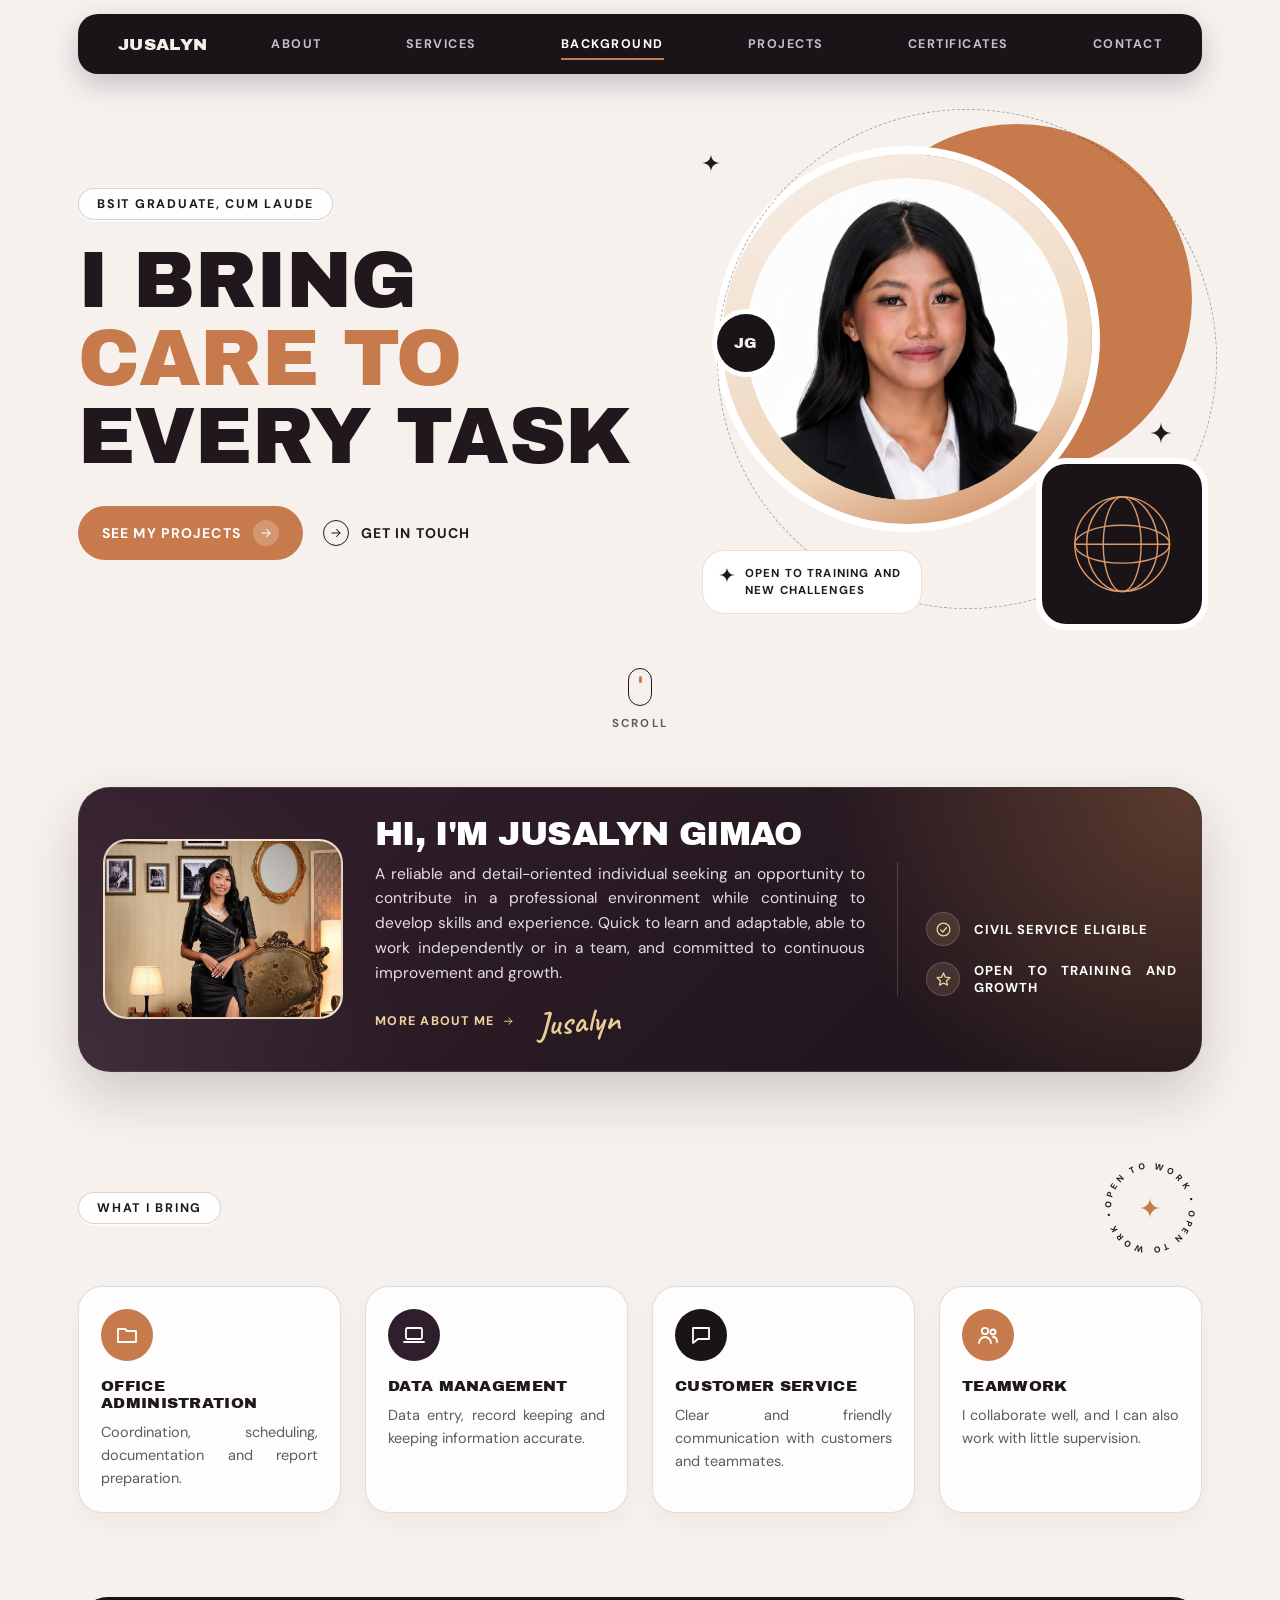
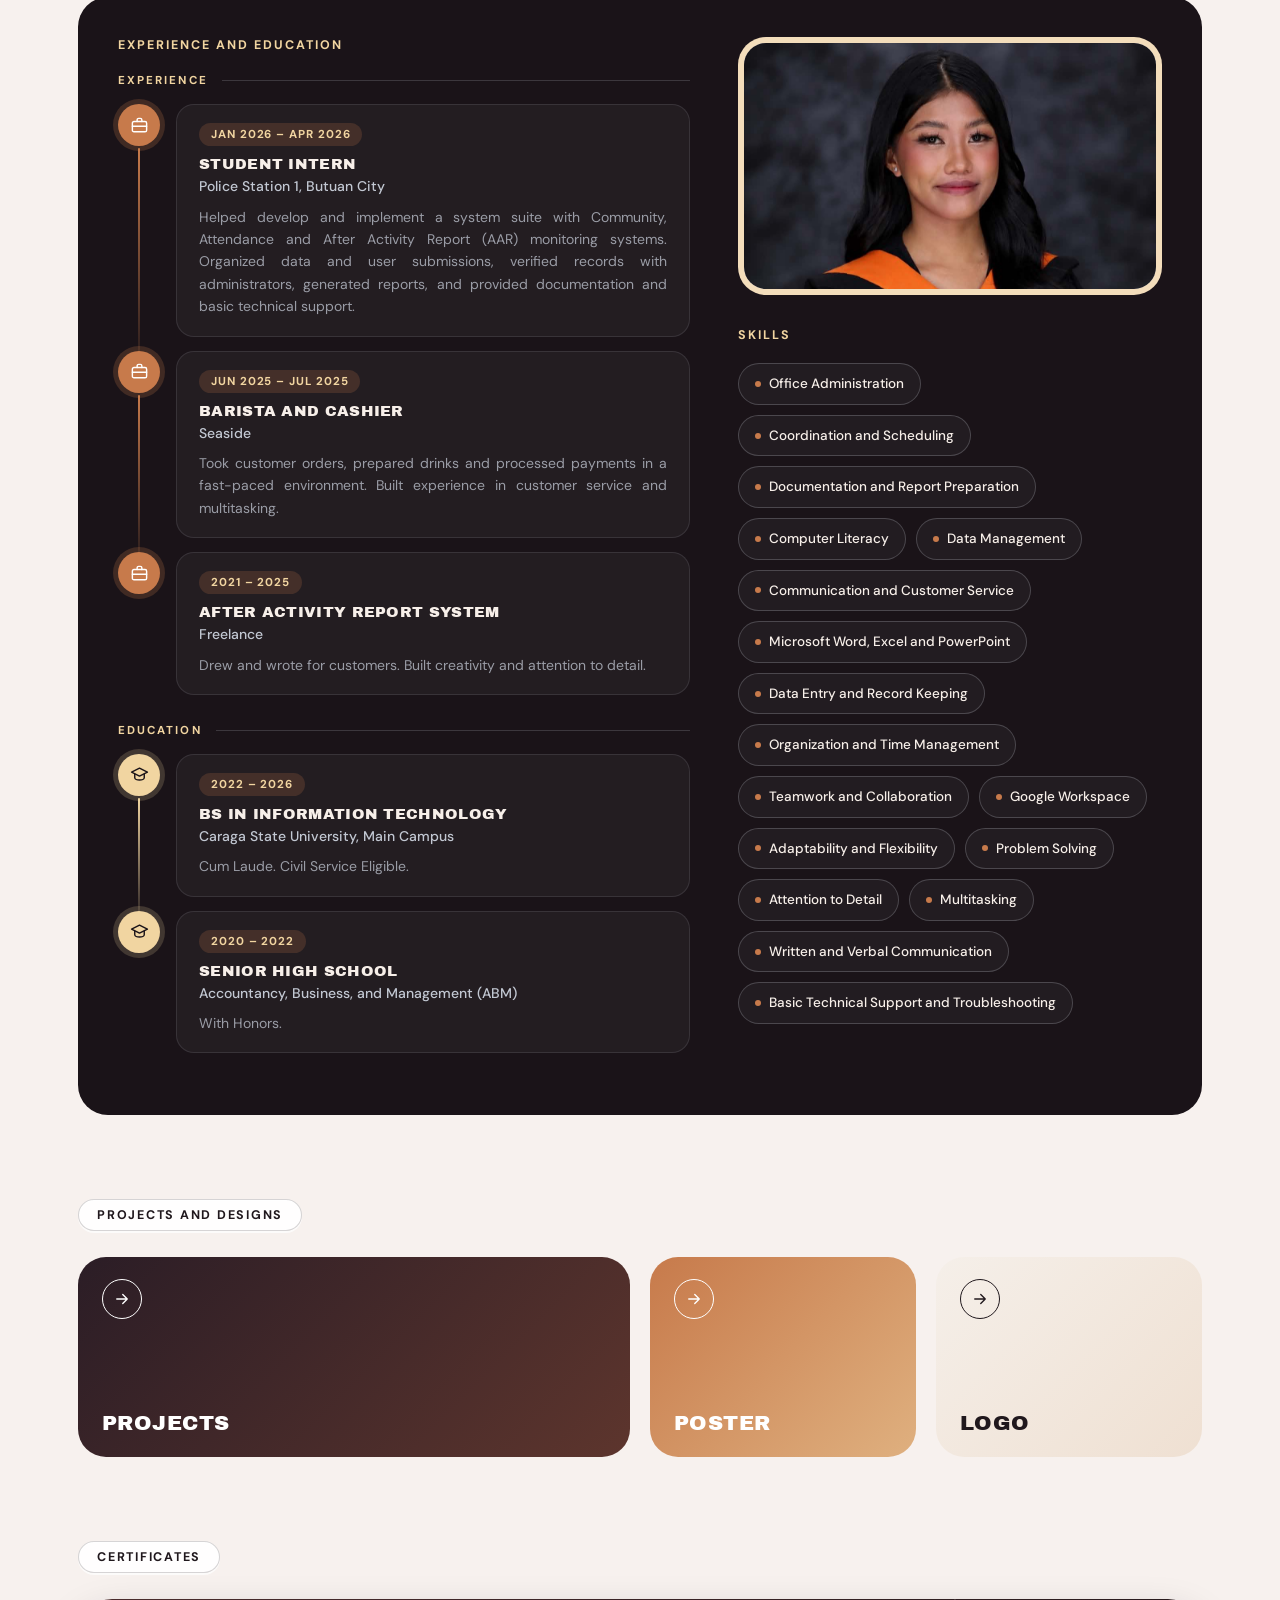
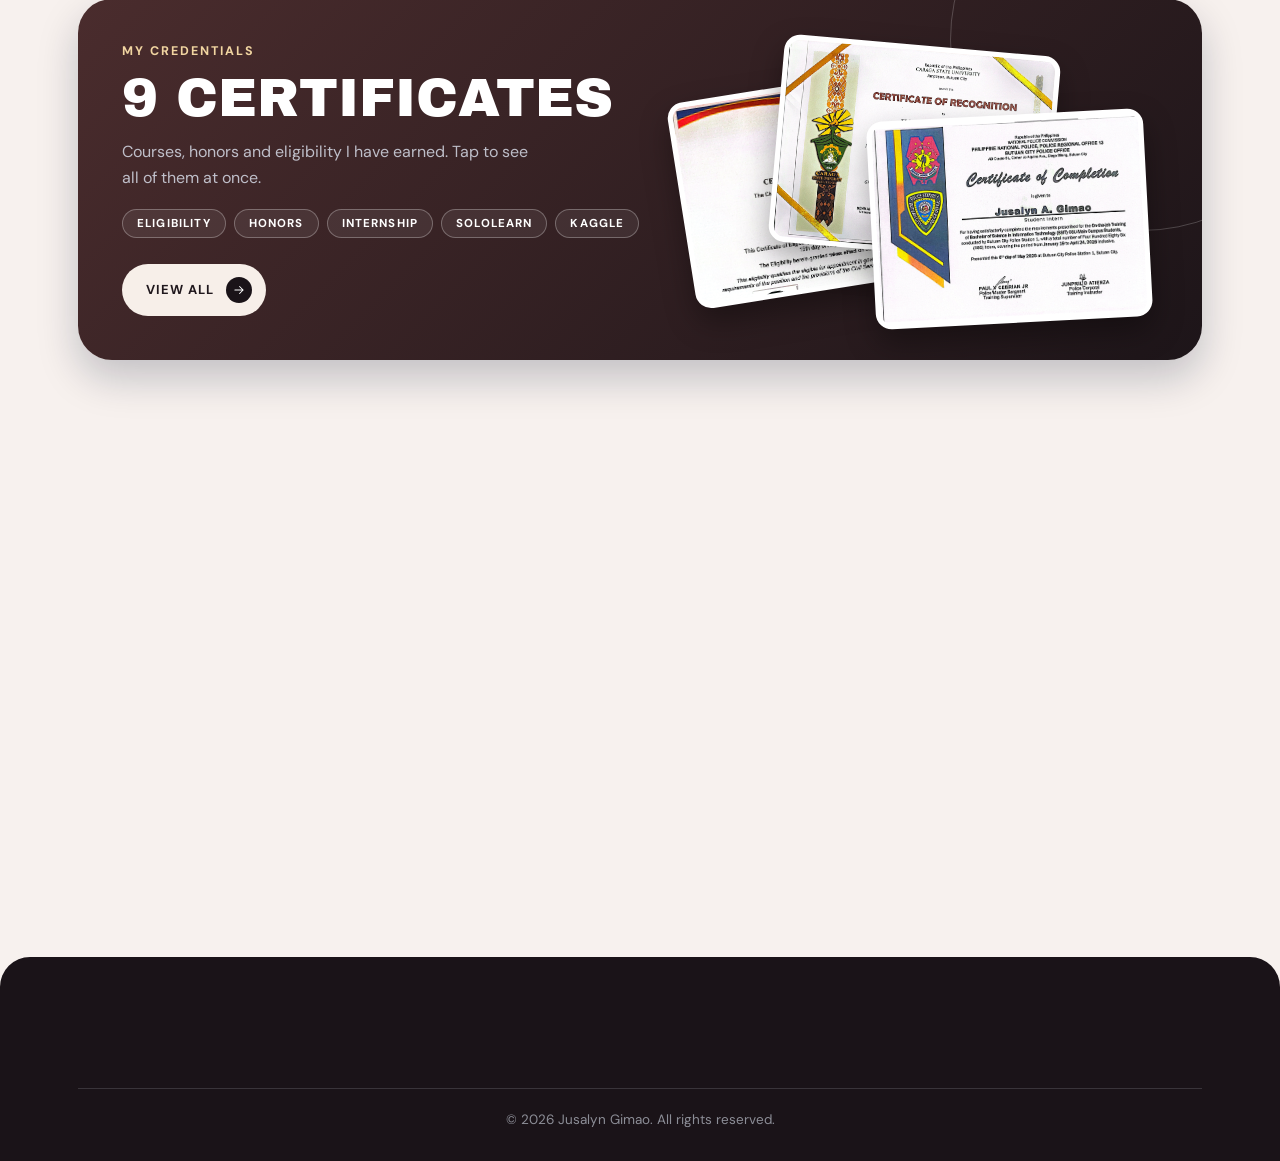
<file: Portfolio/index.html>
<!DOCTYPE html>
<html lang="en">
<head>
<meta charset="utf-8">
<meta name="viewport" content="width=device-width, initial-scale=1, viewport-fit=cover">
<meta name="color-scheme" content="light">
<title>Jusalyn Gimao</title>
<script>
/* Scroll effects only turn on when the browser supports them and the visitor has not asked for less motion. */
if ("IntersectionObserver" in window && !matchMedia("(prefers-reduced-motion: reduce)").matches) document.documentElement.classList.add("js");
</script>
<link rel="preconnect" href="https://fonts.googleapis.com">
<link rel="preconnect" href="https://fonts.gstatic.com" crossorigin>
<link href="https://fonts.googleapis.com/css2?family=Archivo+Black&family=DM+Sans:wght@400;500;600;700&family=Caveat:wght@600&display=swap" rel="stylesheet">
<style>
:root {
  --bg: #f7f1ee; --ink: #20181d; --muted: #645862; --line: #eaded6; --cream: #f7efe9;
  --terra: #c77a4b; --terra-d: #a86138; --olive: #2f1f2d; --dark: #1a1318; --gold: #f1d5a1;
  --font-head: "Archivo Black", "Arial Black", Impact, sans-serif;
  --font-body: "DM Sans", "Segoe UI", system-ui, sans-serif;
  --font-sign: "Caveat", "Segoe Script", cursive;
  --gap: 24px;
  box-sizing: border-box;
  padding-top: env(safe-area-inset-top, 0px);
  padding-bottom: env(safe-area-inset-bottom, 0px);
}
html { scroll-behavior: smooth; scroll-padding-top: calc(env(safe-area-inset-top, 0px) + 96px); }
* { box-sizing: border-box; margin: 0; }
[hidden] { display: none !important; }
body { background: var(--bg); color: var(--ink); font-family: var(--font-body); font-size: 16px; line-height: 1.6; overflow-x: hidden; text-align: left; }
p, li, .hero p, .banner p, .svc p, .tl-card p, .quote p, .f-grid p, .cta p { text-align: justify; }
a { color: inherit; }
button { font: inherit; color: inherit; }
:focus-visible { outline: 3px solid var(--terra); outline-offset: 3px; }
.wrap { max-width: 1180px; margin: 0 auto; padding: 0 28px; }
.sec { margin-top: 84px; }
.pill { display: inline-flex; align-items: center; gap: 8px; border: 1.5px solid rgba(32,24,29,.18); border-radius: 999px; padding: 7px 18px; font: 700 12.5px var(--font-body); letter-spacing: .14em; text-transform: uppercase; background: rgba(255,255,255,.9); color: var(--ink); box-shadow: 0 2px 0 rgba(255,255,255,.7), inset 0 1px 0 rgba(255,255,255,.9); }
.pill svg { width: 14px; height: 14px; }
.sec-top { display: flex; align-items: center; justify-content: space-between; gap: 16px; margin-bottom: 26px; }
.sec-top h2 { font: inherit; }
.sec-top .more { font: 700 12.5px var(--font-body); letter-spacing: .12em; text-transform: uppercase; text-decoration: none; display: inline-flex; gap: 8px; align-items: center; }
.sec-top .more:hover { color: var(--terra); }
.ic { width: 1em; height: 1em; stroke: currentColor; fill: none; stroke-width: 1.8; stroke-linecap: round; stroke-linejoin: round; flex: none; }

/* top bar */
.topbar { position: sticky; top: env(safe-area-inset-top, 0px); z-index: 40; padding-top: 14px; }
.bar { background: var(--dark); color: var(--cream); border-radius: 20px; padding: 14px 40px; display: flex; align-items: center; justify-content: space-between; gap: 64px; box-shadow: 0 10px 28px rgba(11,22,48,.22); position: relative; transition: padding .3s ease, box-shadow .3s ease; }
.brand { display: flex; align-items: center; justify-content: center; gap: 10px; text-decoration: none; font: 400 17px var(--font-head); letter-spacing: .02em; text-transform: uppercase; line-height: 1; white-space: nowrap; }
.brand svg { width: 22px; height: 22px; fill: var(--terra); }
nav { flex: 1; display: flex; justify-content: space-between; align-items: center; gap: 24px; }
nav a.link { position: relative; text-decoration: none; font: 700 12.5px var(--font-body); letter-spacing: .12em; text-transform: uppercase; color: rgba(234,242,255,.78); padding: 8px 0; white-space: nowrap; }
nav a.link::after { content: ""; position: absolute; left: 0; right: 0; bottom: 0; height: 2px; background: var(--terra); transform: scaleX(0); transform-origin: left; transition: transform .25s; }
nav a.link:hover { color: #fff; }
nav a.link.on { color: #fff; }
nav a.link.on::after { transform: scaleX(1); }
.btn { display: inline-flex; align-items: center; justify-content: center; gap: 12px; text-decoration: none; cursor: pointer; border: 0; font: 700 14px var(--font-body); letter-spacing: .08em; text-transform: uppercase; padding: 14px 24px; border-radius: 999px; background: var(--terra); color: #fff; transition: transform .2s, background .2s; }
.btn:hover { transform: translateY(-2px); background: var(--terra-d); }
.btn .dot { width: 26px; height: 26px; border-radius: 50%; background: rgba(255,255,255,.22); display: grid; place-items: center; }
.btn .dot .ic { font-size: 14px; }
.btn.sm { padding: 11px 20px; font-size: 12.5px; }
.btn.cream { background: var(--cream); color: var(--ink); }
.btn.cream:hover { background: #fff; }
.btn.dark { background: var(--dark); }
.btn.ghost { background: transparent; color: var(--ink); padding-left: 6px; }
.btn.ghost:hover { background: transparent; color: var(--terra); }
.btn.ghost .dot { background: transparent; border: 1.5px solid var(--ink); }
.menu-btn { display: none; width: 42px; height: 42px; border-radius: 12px; border: 1.5px solid rgba(234,242,255,.3); background: transparent; cursor: pointer; }
.menu-btn span { display: block; width: 18px; height: 2px; background: var(--cream); margin: 4px auto; border-radius: 2px; }

/* hero */
.hero { padding-top: 50px; display: grid; grid-template-columns: 1.05fr .95fr; gap: 40px; align-items: center; }
.hero h1 { font: 400 clamp(38px, 6.2vw, 80px)/.98 var(--font-head); text-transform: uppercase; letter-spacing: -.01em; margin: 22px 0 22px; }
.hero h1 span { display: block; }
.hero h1 .accent { color: var(--terra); }
.hero p.lead { color: var(--muted); max-width: 46ch; margin-bottom: 30px; font-size: 17px; }
.hero-actions { display: flex; gap: 14px; flex-wrap: wrap; align-items: center; }
.hv { position: relative; width: min(100%, 500px); aspect-ratio: 1; margin-left: auto; }
.hv .terra { position: absolute; width: 70%; aspect-ratio: 1; border-radius: 50%; background: var(--terra); right: 2%; top: 0; }
.hv .photo { position: absolute; width: 74%; aspect-ratio: 1; border-radius: 50%; left: 4%; top: 6%; overflow: hidden; background: linear-gradient(160deg, var(--cream), #efd7bc 70%, var(--terra)); display: grid; place-items: center; text-align: center; font-weight: 700; padding: 24px; color: var(--ink); box-shadow: 0 0 0 8px #fff; }
.hv .photo img { width: 100%; height: 100%; object-fit: cover; display: block; border-radius: 50%; clip-path: circle(50% at 50% 50%); }
.hv .orbit { position: absolute; inset: -3% -3% 3% 3%; border: 1.5px dashed rgba(32,24,29,.35); border-radius: 50%; pointer-events: none; }
.hv .star { position: absolute; fill: var(--terra); }
.hv .s1 { width: 34px; right: 2%; top: 30%; } .hv .s2 { width: 18px; left: 0; top: 6%; fill: var(--ink); } .hv .s3 { width: 22px; right: 6%; bottom: 36%; fill: var(--ink); }
.hv .mono { position: absolute; left: 3%; top: 38%; width: 58px; height: 58px; border-radius: 50%; background: var(--dark); color: var(--cream); display: grid; place-items: center; font: 400 15px var(--font-head); box-shadow: 0 0 0 5px #fff; }
.hv .tile { position: absolute; right: 0; bottom: 0; width: 32%; aspect-ratio: 1; border-radius: 24px; background: var(--dark); display: grid; place-items: center; box-shadow: 0 0 0 6px #fff; }
.hv .tile svg { width: 74%; }
.hv .note { position: absolute; left: 0; bottom: 2%; width: 44%; background: #fff; border: 1.5px solid var(--line); border-radius: 22px; padding: 14px 16px; font: 700 11.5px/1.5 var(--font-body); letter-spacing: .1em; text-transform: uppercase; display: flex; gap: 10px; align-items: flex-start; }
.hv .note svg { width: 16px; fill: var(--ink); flex: none; margin-top: 2px; }

/* about banner */
.banner { position: relative; background: linear-gradient(135deg, #341f2d 0%, #1c1419 100%); color: #fff; border-radius: 32px; padding: 28px 24px; display: grid; grid-template-columns: 240px 1fr 280px; gap: 32px; align-items: center; box-shadow: 0 24px 54px rgba(24,16,21,.18); border: 1px solid rgba(241,213,161,.15); overflow: hidden; }
.banner::before { content: ""; position: absolute; inset: 0; background: radial-gradient(circle at top right, rgba(193,122,76,.38), transparent 32%), radial-gradient(circle at bottom left, rgba(255,255,255,.08), transparent 30%); pointer-events: none; }
.banner > * { position: relative; z-index: 1; }
.banner .pic { aspect-ratio: 4/3; border-radius: 24px; overflow: hidden; background: linear-gradient(150deg, #d8c2a5, #f5e3c9); display: grid; place-items: center; text-align: center; color: var(--dark); font-weight: 700; padding: 4px; border: 2px solid rgba(255,255,255,.2); box-sizing: border-box; box-shadow: inset 0 0 0 1px rgba(255,255,255,.24); }
.banner .pic img { width: 100%; height: 100%; object-fit: cover; object-position: center 20%; display: block; background: #f5f0ed; border-radius: 16px; transform: scale(1.08); }
.banner h2 { font: 400 clamp(24px, 3.4vw, 34px)/1.05 var(--font-head); text-transform: uppercase; margin-bottom: 10px; letter-spacing: -.02em; }
.banner p { color: rgba(255,255,255,.86); font-size: 15.5px; max-width: 54ch; }
.banner .row { display: flex; gap: 22px; align-items: center; margin-top: 14px; flex-wrap: wrap; }
.banner .row a { font: 700 12.5px var(--font-body); letter-spacing: .1em; text-transform: uppercase; text-decoration: none; display: inline-flex; gap: 8px; align-items: center; color: var(--gold); }
.banner .row a:hover { color: #fff; }
.sign { font: 600 34px var(--font-sign); color: rgba(241,213,161,.96); transform: rotate(-4deg); }
.facts { list-style: none; padding: 0 0 0 28px; border-left: 1px solid rgba(255,255,255,.16); display: grid; gap: 16px; }
.facts li { display: flex; align-items: center; gap: 14px; font: 700 13px var(--font-body); letter-spacing: .08em; text-transform: uppercase; }
.facts .fi { width: 34px; height: 34px; border-radius: 50%; background: rgba(241,213,161,.12); border: 1px solid rgba(241,213,161,.2); display: grid; place-items: center; font-size: 17px; color: var(--gold); flex: none; }

/* services */
.svc-grid { display: grid; grid-template-columns: repeat(4, 1fr); gap: var(--gap); }
.svc { border: 1.5px solid rgba(32,24,29,.14); border-radius: 24px; padding: 22px; display: flex; flex-direction: column; gap: 10px; background: rgba(255,255,255,.86); transition: border-color .2s, transform .2s, box-shadow .2s; box-shadow: 0 10px 22px rgba(32,24,29,.04); }
.svc:hover { border-color: rgba(199,122,75,.8); transform: translateY(-3px); box-shadow: 0 16px 30px rgba(32,24,29,.08); }
.svc .big { width: 52px; height: 52px; border-radius: 50%; display: grid; place-items: center; color: #fff; font-size: 24px; margin-bottom: 6px; }
.svc h3 { font: 400 15.5px var(--font-head); text-transform: uppercase; letter-spacing: .02em; }
.svc p { color: var(--muted); font-size: 14.5px; flex: 1; }
.svc .go { width: 34px; height: 34px; border-radius: 50%; border: 1.5px solid var(--ink); display: grid; place-items: center; text-decoration: none; margin-top: 6px; transition: background .2s, color .2s; }
.svc .go:hover { background: var(--ink); color: #fff; }
.badge { width: 104px; height: 104px; flex: none; }
.badge text { font: 700 10px var(--font-body); fill: var(--ink); }

/* experience / skills dark */
.dark-box { background: var(--dark); color: var(--cream); border-radius: 30px; padding: 40px; display: grid; grid-template-columns: 1.35fr 1fr; gap: 48px; align-items: stretch; }
.dark-box h3 { font: 700 12.5px var(--font-body); letter-spacing: .16em; text-transform: uppercase; margin-bottom: 20px; color: var(--gold); }
.side { display: flex; flex-direction: column; gap: 32px; }
#tlBox { display: flex; flex-direction: column; }
#skills { display: flex; flex-wrap: wrap; gap: 10px; }
.skill { display: flex; align-items: center; justify-content: space-between; gap: 12px; padding: 7px 0; font-size: 15px; width: 100%; }
.skill.plain { width: auto; justify-content: flex-start; gap: 8px; padding: 9px 16px; font-size: 13.5px; font-weight: 500; border: 1.5px solid rgba(234,242,255,.2); border-radius: 999px; background: rgba(255,255,255,.04); transition: border-color .2s, background .2s; }
.skill.plain:hover { border-color: var(--terra); background: rgba(199,122,75,.18); }
.skill.plain::before { content: ""; width: 6px; height: 6px; border-radius: 50%; background: var(--terra); flex: none; }
.dots { display: flex; gap: 6px; }
.dots i { width: 10px; height: 10px; border-radius: 50%; border: 1.5px solid rgba(234,242,255,.45); }
.dots i.f { background: var(--terra); border-color: var(--terra); }
.tl { display: flex; flex-direction: column; flex: 1; }
.tl-g { display: flex; align-items: center; gap: 14px; margin: 0 0 16px; font: 700 11.5px var(--font-body); letter-spacing: .18em; text-transform: uppercase; color: var(--gold); }
.tl-g::after { content: ""; flex: 1; height: 1px; background: rgba(234,242,255,.16); }
.tl-g:not(:first-child) { margin-top: 28px; }
.tl-i { position: relative; display: grid; grid-template-columns: 42px 1fr; gap: 16px; flex: 1 1 auto; padding-bottom: 14px; }
.tl-i.last { padding-bottom: 0; }
.tl-i::before { content: ""; position: absolute; left: 20px; top: 44px; bottom: -2px; width: 2px; border-radius: 2px; background: linear-gradient(var(--terra), rgba(199,122,75,.12)); }
.tl-i.edu::before { background: linear-gradient(var(--gold), rgba(241,213,161,.12)); }
.tl-i.last::before { display: none; }
.tl-node { position: relative; z-index: 1; width: 42px; height: 42px; border-radius: 50%; background: var(--terra); color: #fff; display: grid; place-items: center; font-size: 19px; box-shadow: 0 0 0 5px rgba(199,122,75,.22); }
.tl-i.edu .tl-node { background: var(--gold); color: var(--dark); box-shadow: 0 0 0 5px rgba(241,213,161,.18); }
.tl-card { display: flex; flex-direction: column; justify-content: center; background: rgba(255,255,255,.045); border: 1px solid rgba(234,242,255,.1); border-radius: 18px; padding: 18px 22px; transition: background .2s, border-color .2s, transform .2s; }
.tl-i:hover .tl-card { background: rgba(255,255,255,.075); border-color: rgba(199,122,75,.65); transform: translateX(3px); }
.tl-card time { display: inline-block; align-self: flex-start; color: var(--gold); background: rgba(199,122,75,.2); border-radius: 999px; padding: 4px 12px; margin-bottom: 10px; font: 700 11.5px var(--font-body); letter-spacing: .08em; text-transform: uppercase; }
.tl-card b { display: block; font: 400 15px var(--font-head); text-transform: uppercase; letter-spacing: .02em; }
.tl-card em { display: block; font-style: normal; font-weight: 500; color: rgba(234,242,255,.8); font-size: 14px; margin-top: 3px; }
.tl-card p { color: rgba(234,242,255,.6); font-size: 14px; margin-top: 8px; }
.frame {
  position: relative;
  flex: 1 1 auto;
  min-height: 220px;
  border-radius: 28px;
  border: 6px solid rgba(241,213,161,.5);
  background: #f5e5d5;
  overflow: hidden;
  display: grid;
  place-items: center;
  text-align: center;
  color: var(--gold);
  font-weight: 700;
  padding: 10px;
  box-sizing: border-box;
}
.frame img {
  position: absolute;
  inset: 0;
  width: 100%;
  height: 100%;
  object-fit: cover;
  object-position: center top;
  display: block;
  background: #f7efe9;
  border-radius: 18px;
}
.frame svg { width: min(70%, 220px); height: auto; }
.resume-btn { margin-top: 22px; }

/* galleries */
.grid { display: grid; gap: var(--gap); }
.g4 { grid-template-columns: repeat(4, 1fr); }
.g3 { grid-template-columns: repeat(3, 1fr); }
.tile { position: relative; display: flex; flex-direction: column; justify-content: flex-start; align-items: stretch; width: 100%; padding: 0; border: 0; background: none; text-align: left; cursor: pointer; }
.tile .media { position: relative; overflow: hidden; border-radius: 20px; aspect-ratio: var(--ratio, 1/1.1); background: var(--cream); display: grid; place-items: center; }
.tile .media img { width: 100%; height: 100%; object-fit: cover; display: block; transition: transform .45s ease; }
.tile:hover .media img, .tile:focus-visible .media img { transform: scale(1.06); }
.tile .ph { width: 100%; height: 100%; display: grid; place-items: center; text-align: center; color: #fff; font-weight: 700; font-size: 14px; padding: 14px; }
.tile .zoom { display: none; }
.tile .cap { padding: 12px 2px 0; }
.tile .cap b { display: block; font: 400 13.5px var(--font-head); text-transform: uppercase; letter-spacing: .02em; }
.tile .cap span { color: var(--muted); font-size: 13.5px; }
.filters { display: flex; flex-wrap: wrap; gap: 8px; margin: -6px 0 24px; }
.filter { border: 1.5px solid rgba(32,24,29,.16); background: rgba(255,255,255,.9); border-radius: 999px; padding: 7px 18px; font: 700 12px var(--font-body); letter-spacing: .1em; text-transform: uppercase; cursor: pointer; transition: all .2s ease; box-shadow: inset 0 1px 0 rgba(255,255,255,.9); }
.filter:hover { border-color: rgba(32,24,29,.32); transform: translateY(-1px); }
.filter[aria-pressed="true"] { background: var(--dark); color: #fff; border-color: var(--dark); box-shadow: 0 10px 18px rgba(32,24,29,.12); }

/* quotes */
.quote { border: 1.5px solid rgba(32,24,29,.12); border-radius: 24px; padding: 24px; display: flex; flex-direction: column; gap: 18px; background: rgba(255,255,255,.82); box-shadow: 0 8px 18px rgba(32,24,29,.04); }
.quote p { font-size: 15.5px; flex: 1; }
.quote .who { display: flex; align-items: center; gap: 12px; }
.quote .av { width: 42px; height: 42px; border-radius: 50%; background: var(--terra); color: #fff; display: grid; place-items: center; font: 400 14px var(--font-head); flex: none; overflow: hidden; }
.quote .av img { width: 100%; height: 100%; object-fit: cover; }
.quote b { display: block; font: 400 12.5px var(--font-head); text-transform: uppercase; }
.quote span { font-size: 13px; color: var(--muted); }

/* contact CTA */
.cta { background: var(--terra); color: #fff; border-radius: 34px; padding: 44px; display: grid; grid-template-columns: 1.1fr 1fr; gap: 44px; align-items: stretch; position: relative; overflow: hidden; }
.cta::after { content: ""; position: absolute; width: 360px; height: 360px; right: -120px; top: -140px; border-radius: 50%; border: 1.5px solid rgba(255,255,255,.28); pointer-events: none; }
.cta small { font: 700 12.5px var(--font-body); letter-spacing: .14em; text-transform: uppercase; opacity: .9; }
.cta h2 { font: 400 clamp(38px, 6vw, 68px)/.96 var(--font-head); text-transform: uppercase; color: var(--cream); margin: 14px 0 16px; }
.cta > div:first-child > p { max-width: 38ch; opacity: .95; margin-bottom: 24px; }

.reach { background: #fff; color: var(--ink); border-radius: 26px; padding: 24px; display: grid; gap: 16px; align-content: center; position: relative; z-index: 1; }
.reach h3 { font: 700 12px var(--font-body); letter-spacing: .14em; text-transform: uppercase; }
.reach-grid { display: grid; grid-template-columns: 1fr 1fr; gap: 12px; }
.ch { display: flex; align-items: center; gap: 12px; padding: 14px; border: 1.5px solid rgba(32,24,29,.14); border-radius: 18px; text-decoration: none; min-width: 0; transition: border-color .2s, transform .2s, box-shadow .2s; background: rgba(255,255,255,.85); box-shadow: 0 8px 16px rgba(32,24,29,.03); }
a.ch:hover { border-color: rgba(199,122,75,.8); transform: translateY(-2px); box-shadow: 0 12px 24px rgba(32,24,29,.06); }
.ch .lg { width: 46px; height: 46px; border-radius: 50%; background: var(--dark); color: #fff; display: grid; place-items: center; flex: none; transition: background .2s; }
a.ch:hover .lg { background: var(--terra); }
.ch .lg svg { width: 21px; height: 21px; }
.ch b { display: block; font: 400 13px var(--font-head); text-transform: uppercase; letter-spacing: .02em; line-height: 1.2; }
.ch .t { display: block; font-size: 13px; color: var(--muted); line-height: 1.3; }
.reach-grid .ch:last-child:nth-child(odd) { grid-column: 1 / -1; }
.ch.off { opacity: .5; }
.lines { display: grid; gap: 10px; border-top: 1.5px solid var(--line); padding-top: 16px; }
.line { display: flex; align-items: center; gap: 12px; text-decoration: none; font-weight: 700; word-break: break-all; }
.line:hover { color: var(--terra); }
.line .ci { width: 34px; height: 34px; border-radius: 50%; background: var(--cream); display: grid; place-items: center; flex: none; font-size: 16px; }
.btn.cream .dot { background: var(--dark); color: #fff; }

/* footer (centered) */
footer { background: var(--dark); color: var(--cream); border-radius: 30px 30px 0 0; margin-top: 70px; padding: 44px 0 30px; text-align: center; }
.f-grid { display: flex; flex-direction: column; align-items: center; gap: 30px; }
.f-grid .brand { margin-bottom: 12px; }
.f-grid p { color: rgba(234,242,255,.65); font-size: 14.5px; max-width: 44ch; margin: 0 auto; }
.f-grid h4 { font: 700 12px var(--font-body); letter-spacing: .16em; text-transform: uppercase; margin-bottom: 14px; }
.f-grid ul { list-style: none; padding: 0; display: flex; flex-wrap: wrap; justify-content: center; gap: 10px 28px; }
.f-grid a { text-decoration: none; color: rgba(234,242,255,.75); font-size: 14.5px; }
.f-grid a:hover { color: var(--terra); }
.copy { border-top: 1px solid rgba(234,242,255,.15); margin-top: 32px; padding-top: 20px; color: rgba(234,242,255,.55); font-size: 13.5px; text-align: center; }

/* designs bento + gallery + notice */
.bento { display: grid; grid-template-columns: repeat(12, 1fr); gap: 20px; }
.bt { grid-column: span var(--span, 4); min-height: 200px; border: 0; border-radius: 28px; cursor: pointer; display: flex; flex-direction: column; justify-content: space-between; align-items: flex-start; text-align: left; padding: 22px 24px; color: var(--c, #fff); transition: transform .25s, box-shadow .25s; }
.bt .nm { font: 400 clamp(16px, 1.9vw, 21px)/1.15 var(--font-head); text-transform: uppercase; letter-spacing: .02em; }
.bt .ar { width: 40px; height: 40px; border-radius: 50%; border: 1.5px solid currentColor; display: grid; place-items: center; font-size: 18px; transition: transform .25s; }
.bt:hover, .bt:focus-visible { transform: translateY(-4px); box-shadow: 0 16px 30px rgba(32,24,29,.18); }
.bt:hover .ar { transform: rotate(-45deg); }
.certcard { position: relative; overflow: hidden; width: 100%; border: 0; cursor: pointer; text-align: left; color: #fff; background: linear-gradient(135deg, #4a2c2d 0%, #1d1519 100%); border-radius: 34px; padding: 44px; display: grid; grid-template-columns: 1.1fr 1fr; gap: 32px; align-items: center; box-shadow: 0 18px 40px rgba(11,22,48,.22); transition: transform .25s, box-shadow .25s; }
.certcard::after { content: ""; position: absolute; width: 380px; height: 380px; right: -130px; top: -150px; border-radius: 50%; border: 1.5px solid rgba(255,255,255,.2); pointer-events: none; }
.certcard:hover, .certcard:focus-visible { transform: translateY(-4px); box-shadow: 0 26px 52px rgba(11,22,48,.3); }
.cc-t { position: relative; z-index: 1; display: block; }
.cc-eye { display: block; font: 700 12.5px var(--font-body); letter-spacing: .16em; text-transform: uppercase; color: var(--gold); }
.cc-t b { display: block; font: 400 clamp(30px, 5vw, 54px)/1 var(--font-head); text-transform: uppercase; margin: 12px 0 14px; }
.cc-t .cc-desc { display: block; color: rgba(234,242,255,.75); max-width: 38ch; margin-bottom: 18px; }
.cc-chips { display: flex; flex-wrap: wrap; gap: 8px; margin-bottom: 26px; }
.cc-chips i { font: 700 11.5px var(--font-body); font-style: normal; letter-spacing: .1em; text-transform: uppercase; padding: 6px 14px; border-radius: 999px; border: 1.5px solid rgba(255,255,255,.28); background: rgba(255,255,255,.07); }
.cc-go { display: inline-flex; align-items: center; gap: 12px; background: var(--cream); color: var(--ink); font: 700 13px var(--font-body); letter-spacing: .08em; text-transform: uppercase; padding: 13px 14px 13px 24px; border-radius: 999px; transition: background .2s; }
.cc-go .dot { width: 26px; height: 26px; border-radius: 50%; background: var(--dark); color: #fff; display: grid; place-items: center; font-size: 14px; }
.certcard:hover .cc-go { background: #fff; }
.cc-stack { position: relative; z-index: 1; height: 270px; display: block; }
.cc-sheet { position: absolute; width: 58%; aspect-ratio: 4/3; border-radius: 16px; background: #fff; border: 5px solid #fff; overflow: hidden; box-shadow: 0 14px 30px rgba(0,0,0,.35); display: grid; place-items: center; text-align: center; transition: transform .4s ease; }
.cc-sheet img { width: 100%; height: 100%; object-fit: contain; display: block; background: #fff; }
.cc-sheet em { font: 400 12px/1.25 var(--font-head); font-style: normal; text-transform: uppercase; color: #fff; padding: 10px; }
.cc-sheet.s0 { left: 0; top: 14%; transform: rotate(-9deg); }
.cc-sheet.s1 { left: 20%; top: 0; transform: rotate(5deg); }
.cc-sheet.s2 { left: 40%; top: 26%; transform: rotate(-3deg); }
.certcard:hover .cc-sheet.s0 { transform: rotate(-13deg) translate(-12px, 4px); }
.certcard:hover .cc-sheet.s1 { transform: rotate(7deg) translateY(-8px); }
.certcard:hover .cc-sheet.s2 { transform: rotate(-1deg) translate(12px, 6px); }

/* ===== modals: one dark look shared with the about banner (Projects, Poster, Logo, Certificates) ===== */
.dg { position: fixed; inset: 0; z-index: 80; background: rgba(20,14,18,.78); backdrop-filter: blur(8px); -webkit-backdrop-filter: blur(8px); display: none; align-items: center; justify-content: center; padding: calc(env(safe-area-inset-top, 0px) + 20px) 20px calc(env(safe-area-inset-bottom, 0px) + 20px); }
.dg.on { display: flex; }
.dg-panel { background: #fff; border-radius: 28px; width: min(1100px, 100%); max-height: 100%; overflow-y: auto; padding: 28px; animation: pop .28s ease; }
#dg .dg-panel, #cv .dg-panel { position: relative; display: flex; flex-direction: column; width: min(1120px, 100%); max-height: min(88vh, 860px); padding: 28px 28px 22px; overflow: hidden; border-radius: 34px; color: var(--cream); background: linear-gradient(135deg, #341f2d 0%, #1c1419 100%); border: 1px solid rgba(241,213,161,.18); box-shadow: 0 34px 80px rgba(0,0,0,.5); }
#dg .dg-panel::before, #cv .dg-panel::before { content: ""; position: absolute; inset: 0; background: radial-gradient(circle at top right, rgba(199,122,75,.38), transparent 34%), radial-gradient(circle at bottom left, rgba(255,255,255,.07), transparent 32%); pointer-events: none; }
#dg .dg-panel::after, #cv .dg-panel::after { content: ""; position: absolute; width: 380px; height: 380px; right: -130px; top: -160px; border-radius: 50%; border: 1.5px solid rgba(255,255,255,.16); pointer-events: none; }
#dg .dg-panel > *, #cv .dg-panel > * { position: relative; z-index: 1; }
#cv .dg-panel { height: min(88vh, 860px); }
.dg-head { flex: none; display: flex; align-items: center; justify-content: space-between; gap: 16px; margin-bottom: 24px; }
.dg-title { display: flex; align-items: center; gap: 14px; flex-wrap: wrap; min-width: 0; }
.dg-head h3 { font: 400 clamp(28px, 3.4vw, 44px)/1 var(--font-head); text-transform: uppercase; letter-spacing: -.02em; }
#dg .dg-head h3 { color: var(--cream); }
.dg-count { font: 700 11.5px var(--font-body); letter-spacing: .14em; text-transform: uppercase; color: var(--gold); background: rgba(241,213,161,.1); border: 1px solid rgba(241,213,161,.28); padding: 6px 14px; border-radius: 999px; }
.dg-close { width: 42px; height: 42px; flex: none; border-radius: 50%; border: 1.5px solid var(--line); background: #fff; cursor: pointer; display: grid; place-items: center; font-size: 20px; transition: background .2s, color .2s; }
.dg-close:hover { background: var(--dark); color: #fff; }
#dg .dg-close, #cv .dg-close { width: 44px; height: 44px; border: 1.5px solid rgba(241,213,161,.3); background: rgba(255,255,255,.06); color: var(--cream); transition: background .2s, border-color .2s, transform .2s; }
#dg .dg-close:hover, #cv .dg-close:hover { background: var(--terra); border-color: var(--terra); color: #fff; transform: rotate(90deg); }
#dg .dg-grid, .pj-grid { flex: 1; min-height: 0; overflow-y: auto; display: grid; gap: 22px; align-content: start; padding: 4px 8px 8px 2px; scrollbar-width: thin; scrollbar-color: rgba(241,213,161,.35) transparent; }
#dg .dg-grid { grid-template-columns: repeat(auto-fill, minmax(230px, 1fr)); }
.pj-grid { grid-template-columns: repeat(auto-fill, minmax(min(100%, 440px), 1fr)); }
.dg-empty { color: rgba(234,242,255,.65); padding: 30px 0; text-align: center; }
#dg .tile .media { border: 1px solid rgba(255,255,255,.1); }
#dg .tile .cap b { color: var(--cream); }
#dg .tile .cap span { color: rgba(234,242,255,.6); }

/* project cards */
.pj { display: flex; flex-direction: column; gap: 14px; width: 100%; padding: 12px 12px 18px; text-align: left; cursor: pointer; color: var(--cream); background: rgba(255,255,255,.045); border: 1px solid rgba(234,242,255,.1); border-radius: 26px; transition: transform .25s, background .25s, border-color .25s, box-shadow .25s; }
.pj:hover, .pj:focus-visible { transform: translateY(-4px); background: rgba(255,255,255,.075); border-color: rgba(199,122,75,.75); box-shadow: 0 18px 34px rgba(0,0,0,.35); }
.pj-img { position: relative; display: block; aspect-ratio: 16/10; border-radius: 18px; overflow: hidden; background: var(--cream); }
.pj-img img { width: 100%; height: 100%; object-fit: cover; object-position: center top; display: block; transition: transform .5s ease; }
.pj:hover .pj-img img { transform: scale(1.05); }
.pj-img .ph { width: 100%; height: 100%; display: grid; place-items: center; text-align: center; color: #fff; font-weight: 700; font-size: 14px; padding: 14px; }
.pj-gh { position: absolute; top: 12px; left: 12px; width: 38px; height: 38px; border-radius: 50%; background: var(--dark); color: #fff; display: grid; place-items: center; box-shadow: 0 0 0 4px rgba(255,255,255,.22); }
.pj-gh svg { width: 19px; height: 19px; }
.pj-meta { display: flex; align-items: flex-start; justify-content: space-between; gap: 16px; padding: 0 6px; }
.pj-txt { display: block; min-width: 0; }
.pj-txt b { display: block; font: 400 15px/1.2 var(--font-head); text-transform: uppercase; letter-spacing: .02em; }
.pj-txt .pj-d { margin-top: 6px; color: rgba(234,242,255,.62); font-size: 14px; line-height: 1.5; text-align: justify; display: -webkit-box; -webkit-line-clamp: 2; -webkit-box-orient: vertical; overflow: hidden; }
.pj-ar { flex: none; width: 40px; height: 40px; border-radius: 50%; background: var(--terra); color: #fff; display: grid; place-items: center; font-size: 18px; transition: transform .25s; }
.pj:hover .pj-ar { transform: rotate(-45deg); }

/* certificates: all of them shown large at once */
.cv-head { flex: none; display: flex; align-items: center; gap: 16px; margin-bottom: 22px; }
.cv-head h3 { flex: none; font: 400 clamp(28px, 3.4vw, 44px)/1 var(--font-head); text-transform: uppercase; letter-spacing: -.02em; color: var(--cream); }
.cv-head .filters { flex: 1; min-width: 0; margin: 0; flex-wrap: nowrap; overflow-x: auto; scrollbar-width: none; padding: 2px; justify-content: flex-start; }
.cv-head .filters::-webkit-scrollbar { display: none; }
.cv-head .filter { flex: none; padding: 8px 16px; min-height: 38px; border: 1.5px solid rgba(241,213,161,.25); background: rgba(255,255,255,.05); color: var(--cream); box-shadow: none; }
.cv-head .filter:hover { border-color: var(--terra); }
.cv-head .filter[aria-pressed="true"] { background: var(--terra); border-color: var(--terra); color: #fff; box-shadow: 0 10px 20px rgba(199,122,75,.32); }
.filter small { margin-left: 8px; font-size: 10.5px; opacity: .7; }
.cv-grid { flex: 1; min-height: 0; overflow-y: auto; display: grid; grid-template-columns: repeat(auto-fill, minmax(320px, 1fr)); gap: 20px; align-content: start; padding: 4px 8px 10px 2px; scrollbar-width: thin; scrollbar-color: rgba(241,213,161,.35) transparent; }
.cv-card { display: flex; flex-direction: column; gap: 12px; width: 100%; padding: 10px 10px 16px; text-align: left; cursor: zoom-in; color: var(--cream); background: rgba(255,255,255,.045); border: 1px solid rgba(234,242,255,.1); border-radius: 24px; transition: transform .25s, background .25s, border-color .25s, box-shadow .25s; animation: cvIn .45s ease both; animation-delay: calc(var(--k, 0) * 45ms); }
.cv-card:hover, .cv-card:focus-visible { transform: translateY(-4px); background: rgba(255,255,255,.075); border-color: rgba(199,122,75,.75); box-shadow: 0 18px 34px rgba(0,0,0,.35); }
.cv-img { position: relative; display: grid; place-items: center; aspect-ratio: 4/3; border-radius: 16px; overflow: hidden; background: var(--cream); }
.cv-img img { width: 100%; height: 100%; object-fit: contain; display: block; transition: transform .45s ease; }
.cv-card:hover .cv-img img { transform: scale(1.04); }
.cv-img .ph { width: 100%; height: 100%; display: grid; place-items: center; text-align: center; color: #fff; font: 400 clamp(14px, 1.6vw, 18px)/1.2 var(--font-head); text-transform: uppercase; padding: 16px; }
.cv-zoom { position: absolute; right: 10px; bottom: 10px; width: 38px; height: 38px; border-radius: 50%; background: var(--terra); color: #fff; display: grid; place-items: center; font-size: 18px; box-shadow: 0 6px 14px rgba(0,0,0,.3); opacity: 0; transform: scale(.8); transition: opacity .25s, transform .25s; }
.cv-card:hover .cv-zoom, .cv-card:focus-visible .cv-zoom { opacity: 1; transform: scale(1); }
.cv-meta { display: block; padding: 0 6px; }
.cv-meta b { display: block; font: 400 14px/1.25 var(--font-head); text-transform: uppercase; letter-spacing: .02em; }
.cv-meta span { display: block; margin-top: 3px; color: rgba(234,242,255,.62); font-size: 13.5px; }
@keyframes cvIn { from { opacity: 0; transform: translateY(14px); } to { opacity: 1; transform: none; } }

.nt-card { text-align: center; background: #fff; color: var(--ink); border: 1.5px solid var(--line); border-radius: 30px; padding: 32px; width: min(480px, 100%); box-shadow: 0 24px 60px rgba(11,22,48,.35); animation: pop .28s ease; }
.nt-card .pill { margin-bottom: 18px; }
.nt-card h3 { font: 400 clamp(13px, 4.2vw, 22px)/1.15 var(--font-head); text-transform: uppercase; white-space: nowrap; margin-bottom: 14px; }
.nt-card p { color: var(--muted); font-size: 15.5px; margin-bottom: 26px; text-align: justify; text-align-last: center; hyphens: auto; }
.nt-card .btn { width: 100%; }
.nt { position: fixed; inset: 0; z-index: 95; background: rgba(8,16,36,.6); backdrop-filter: blur(4px); -webkit-backdrop-filter: blur(4px); display: none; align-items: center; justify-content: center; padding: 20px; }
.nt.on { display: flex; }

/* lightbox: picture on the left, details on the right */
.lb { position: fixed; inset: 0; z-index: 90; background: rgba(20,14,18,.84); backdrop-filter: blur(8px); -webkit-backdrop-filter: blur(8px); display: none; align-items: center; justify-content: center; padding: calc(env(safe-area-inset-top, 0px) + 24px) 28px calc(env(safe-area-inset-bottom, 0px) + 24px); }
.lb.on { display: flex; }
@keyframes pop { from { opacity: 0; transform: scale(.9); } to { opacity: 1; transform: scale(1); } }
.lb-fig { position: relative; display: grid; grid-template-columns: minmax(0, 1.6fr) minmax(280px, 1fr); gap: 28px; width: min(1160px, 100%); max-height: 100%; overflow-y: auto; padding: 20px; border-radius: 36px; color: var(--cream); background: radial-gradient(circle at top right, rgba(199,122,75,.34), transparent 36%), linear-gradient(135deg, #341f2d 0%, #1c1419 100%); border: 1px solid rgba(241,213,161,.2); box-shadow: 0 34px 90px rgba(0,0,0,.55); scrollbar-width: none; }
.lb-fig::-webkit-scrollbar { display: none; }
.lb.fresh .lb-fig { animation: pop .28s ease; }
.lb-media { position: relative; align-self: stretch; display: grid; place-items: center; min-height: 320px; overflow: hidden; border-radius: 26px; border: 6px solid rgba(241,213,161,.5); background: radial-gradient(circle at top left, #fff, #f1e6dc); cursor: zoom-in; }
.lb-media.z { cursor: zoom-out; }
.lb-media img { display: block; width: 100%; max-height: calc(100vh - 150px); object-fit: contain; transition: transform .3s ease; user-select: none; -webkit-user-drag: none; }
.lb-media.z img { transform: scale(2.3); }
.lb-ph { width: 100%; aspect-ratio: 16/10; display: grid; place-items: center; text-align: center; color: #fff; font: 400 22px var(--font-head); text-transform: uppercase; padding: 24px; }
.lb-hint { position: absolute; right: 14px; bottom: 14px; z-index: 2; background: var(--dark); color: var(--cream); border-radius: 999px; padding: 6px 14px; font: 700 10.5px var(--font-body); letter-spacing: .1em; text-transform: uppercase; pointer-events: none; transition: opacity .2s; }
.lb-media.z .lb-hint { opacity: 0; }
.lb-cap { display: flex; flex-direction: column; align-items: flex-start; gap: 12px; min-width: 0; padding: 14px 4px 4px 0; }
.lb-tag { display: inline-flex; align-items: center; gap: 8px; font: 700 11.5px var(--font-body); letter-spacing: .14em; text-transform: uppercase; color: var(--gold); background: rgba(241,213,161,.1); border: 1px solid rgba(241,213,161,.28); padding: 6px 14px; border-radius: 999px; }
.lb-tag .ic { font-size: 12px; }
.lb-cap b { display: block; padding-right: 36px; font: 400 clamp(22px, 2.6vw, 32px)/1.08 var(--font-head); text-transform: uppercase; letter-spacing: -.01em; }
.lb-sub { color: var(--gold); font-weight: 600; font-size: 14px; }
.lb-cap p { color: rgba(234,242,255,.78); font-size: 15.5px; line-height: 1.7; text-align: justify; hyphens: auto; }
.lb-gh { margin-top: 6px; padding: 12px 14px 12px 22px; }
.lb-gh > svg { width: 20px; height: 20px; flex: none; }
.lb-pager { margin-top: auto; width: 100%; padding-top: 18px; border-top: 1px solid rgba(234,242,255,.14); display: grid; grid-template-columns: auto 1fr auto; align-items: center; gap: 16px; }
.lb-prog { display: grid; gap: 8px; justify-items: center; }
.lb-prog span { font: 400 14px var(--font-head); letter-spacing: .08em; }
.lb-bar { width: 100%; height: 4px; border-radius: 2px; background: rgba(234,242,255,.16); overflow: hidden; }
.lb-bar i { display: block; height: 100%; width: var(--w, 0%); background: linear-gradient(90deg, var(--terra), var(--gold)); transition: width .3s; }
.lb-nav { width: 46px; height: 46px; border-radius: 50%; border: 1.5px solid rgba(241,213,161,.3); background: rgba(255,255,255,.06); color: var(--cream); font-size: 22px; cursor: pointer; display: grid; place-items: center; transition: background .2s, border-color .2s, transform .2s; }
.lb-nav:hover { background: var(--terra); border-color: var(--terra); color: #fff; transform: scale(1.06); }
.lb-close { position: absolute; top: 18px; right: 18px; z-index: 5; width: 44px; height: 44px; border-radius: 50%; border: 1.5px solid rgba(241,213,161,.35); background: rgba(26,19,24,.88); color: var(--cream); cursor: pointer; display: grid; place-items: center; font-size: 20px; transition: background .2s, border-color .2s, transform .2s; }
.lb-close:hover { background: var(--terra); border-color: var(--terra); color: #fff; transform: rotate(90deg); }

/* ===== certificate / document view ===== */
.lb-fig.doc { grid-template-columns: minmax(0, 1.55fr) minmax(300px, 1fr); }
.lb-fig.doc .lb-media {
  padding: 14px;
  border-width: 3px;
  background: radial-gradient(circle at 30% 15%, #4a2c3d 0%, #1a1318 75%);
}
.lb-fig.doc .lb-media img {
  width: auto;
  max-width: 100%;
  height: auto;
  max-height: calc(100vh - 130px);
  border-radius: 6px;
  background: #fff;
  box-shadow: 0 20px 44px rgba(0,0,0,.6), 0 0 0 1px rgba(255,255,255,.08);
}
.lb-fig.doc .lb-media.z img { transform: scale(2.3); }
.lb-fig.doc .lb-cap b { font-size: clamp(24px, 2.8vw, 36px); }
.lb-fig.doc .lb-sub { font-size: 13px; text-transform: uppercase; letter-spacing: .12em; opacity: .9; }
.lb-fig.doc .lb-pager { margin-top: 14px; }

.lb-thumbs {
  margin-top: auto;
  width: 100%;
  padding-top: 16px;
  border-top: 1px solid rgba(234,242,255,.14);
  display: grid;
  grid-template-columns: repeat(auto-fill, minmax(54px, 1fr));
  gap: 8px;
}
.lb-th {
  aspect-ratio: 1;
  padding: 0;
  overflow: hidden;
  cursor: pointer;
  border-radius: 10px;
  border: 1.5px solid rgba(241,213,161,.22);
  background: #fff;
  opacity: .5;
  transition: opacity .2s, border-color .2s, transform .2s, box-shadow .2s;
}
.lb-th img { width: 100%; height: 100%; object-fit: cover; object-position: top; display: block; }
.lb-th:hover { opacity: 1; transform: translateY(-2px); }
.lb-th.on { opacity: 1; border-color: var(--terra); box-shadow: 0 0 0 3px rgba(199,122,75,.3); }
@media (max-width: 960px) {
  .lb-fig.doc { grid-template-columns: 1fr; }
  .lb-fig.doc .lb-media img { max-height: 42vh; }
}

/* ===== scroll effects ===== */
/* 1. progress bar at the very top */
.progress { position: fixed; top: 0; left: 0; width: 100%; height: 4px; z-index: 100; background: linear-gradient(90deg, var(--terra), var(--gold)); transform-origin: left; transform: scaleX(var(--p, 0)); pointer-events: none; }
/* 2. nav bar gets slimmer after you scroll */
.topbar.scrolled .bar { padding-top: 8px; padding-bottom: 8px; box-shadow: 0 14px 34px rgba(11,22,48,.32); }
/* 3. reveal on scroll (only when .js is on) */
html.js .rv { opacity: 0; translate: 0 40px; transition: opacity .8s cubic-bezier(.2,.7,.2,1), translate .8s cubic-bezier(.2,.7,.2,1), scale .8s cubic-bezier(.2,.7,.2,1); transition-delay: calc(var(--d, 0) * 90ms); }
html.js .rv.l { translate: -56px 0; }
html.js .rv.r { translate: 56px 0; }
html.js .rv.z { translate: 0 24px; scale: .92; }
html.js .rv.in { opacity: 1; translate: 0 0; scale: 1; }
html.js .tl-i.rv .tl-node { scale: .4; }
html.js .tl-i.rv.in .tl-node { scale: 1; transition: scale .6s .3s cubic-bezier(.3,1.6,.5,1); }
/* 4. hero parallax: the pieces drift at different speeds */
html.js .hv .terra { translate: calc(var(--sy, 0) * .05px) calc(var(--sy, 0) * .12px); }
html.js .hv .photo { translate: 0 calc(var(--sy, 0) * .05px); }
html.js .hv .tile  { translate: 0 calc(var(--sy, 0) * -.06px); }
html.js .hv .note  { translate: calc(var(--sy, 0) * .03px) calc(var(--sy, 0) * -.05px); }
html.js .hv .mono  { translate: 0 calc(var(--sy, 0) * -.09px); }
html.js .hv .orbit { rotate: calc(var(--sy, 0) * .08deg); }
html.js .hv .star  { rotate: calc(var(--sy, 0) * .3deg); }
/* 5. "scroll" hint under the hero */
.cue { display: flex; flex-direction: column; align-items: center; gap: 10px; margin-top: 44px; font: 700 11.5px var(--font-body); letter-spacing: .2em; text-transform: uppercase; color: var(--muted); transition: opacity .4s; }
.cue + .sec { margin-top: 56px; }
.cue.gone { opacity: 0; }
.cue .mouse { width: 24px; height: 38px; border: 1.5px solid var(--ink); border-radius: 14px; position: relative; }
.cue .mouse::after { content: ""; position: absolute; left: 50%; top: 7px; width: 3px; height: 7px; margin-left: -1.5px; border-radius: 2px; background: var(--terra); animation: wheel 1.6s ease-in-out infinite; }
@keyframes wheel { 0% { opacity: 0; transform: translateY(0); } 30% { opacity: 1; } 100% { opacity: 0; transform: translateY(12px); } }
/* 6. back to top button */
.totop { position: fixed; right: 18px; bottom: calc(env(safe-area-inset-bottom, 0px) + 18px); z-index: 45; width: 48px; height: 48px; border-radius: 50%; border: 0; background: var(--dark); color: #fff; display: grid; place-items: center; font-size: 22px; cursor: pointer; box-shadow: 0 10px 24px rgba(11,22,48,.3); opacity: 0; translate: 0 14px; pointer-events: none; transition: opacity .3s, translate .3s, background .2s; }
.totop.on { opacity: 1; translate: 0 0; pointer-events: auto; }
.totop:hover { background: var(--terra); }
@media print { html.js .rv { opacity: 1 !important; translate: none !important; scale: 1 !important; } }

@media (max-width: 1100px) {
  .bar { padding: 14px 28px; gap: 36px; }
  nav { gap: 16px; }
}
@media (max-width: 960px) {
  .sec { margin-top: 64px; }
  .wrap { padding: 0 18px; }
  .bar { padding: 10px 12px 10px 22px; }
  .menu-btn { display: block; }
  nav { display: none; position: absolute; left: 0; right: 0; top: calc(100% + 8px); flex: none; flex-direction: column; justify-content: flex-start; align-items: stretch; gap: 0; background: var(--dark); border-radius: 20px; padding: 10px 20px 16px; box-shadow: 0 14px 30px rgba(11,22,48,.3); }
  nav.open { display: flex; }
  nav a.link { padding: 14px 0; border-bottom: 1px solid rgba(234,242,255,.12); }
  nav a.link:last-child { border-bottom: 0; }
  nav a.link::after { display: none; }
  nav a.link.on { color: var(--terra); }
  .hero { grid-template-columns: 1fr; padding-top: 36px; gap: 36px; }
  .hero h1 { font-size: clamp(40px, 12vw, 80px); }
  .hv { margin: 0 auto; width: min(100%, 420px); }
  .banner { grid-template-columns: 1fr; gap: 22px; }
  .banner .pic { max-width: 320px; }
  .facts { padding: 22px 0 0; border-left: 0; border-top: 1px solid rgba(255,255,255,.28); }
  .svc-grid, .g4 { grid-template-columns: repeat(2, 1fr); }
  .g3 { grid-template-columns: 1fr; }
  .dark-box { grid-template-columns: 1fr; padding: 24px; gap: 32px; }
  .cta { grid-template-columns: 1fr; padding: 28px 20px; border-radius: 28px; gap: 28px; }
  .reach-grid { grid-template-columns: 1fr; }
  .lb { padding: calc(env(safe-area-inset-top, 0px) + 12px) 12px calc(env(safe-area-inset-bottom, 0px) + 12px); }
  .lb-fig { grid-template-columns: 1fr; gap: 18px; padding: 12px; border-radius: 28px; }
  .lb-media { min-height: 200px; border-width: 4px; border-radius: 20px; }
  .lb-media img { max-height: 42vh; }
  .lb-cap { padding: 0 6px 6px; }
  .lb-close { top: 20px; right: 20px; }
  .lb-pager { margin-top: 6px; }
  .topbar.scrolled .bar { padding-top: 6px; padding-bottom: 6px; }
}
@media (max-width: 700px) {
  .bento { grid-template-columns: repeat(2, 1fr); gap: 14px; }
  .bt { grid-column: auto; min-height: 130px; padding: 18px; border-radius: 24px; }
  .bt:first-child { grid-column: 1 / -1; }
  .certcard { grid-template-columns: 1fr; padding: 28px 22px; border-radius: 28px; gap: 24px; }
  .cc-stack { height: 210px; }
  #dg .dg-panel, #cv .dg-panel { padding: 20px 18px 16px; border-radius: 28px; }
}
@media (max-width: 560px) {
  .svc-grid { grid-template-columns: 1fr; }
  .tl-card { padding: 16px 18px; }
  .tl-i { grid-template-columns: 36px 1fr; gap: 12px; }
  .tl-node { width: 36px; height: 36px; font-size: 16px; }
  .tl-i::before { left: 17px; top: 38px; }
  .badge { display: none; }
  #dg .dg-panel { max-height: 100%; }
  #cv .dg-panel { height: 100%; max-height: 100%; padding: 16px 14px; }
  .cv-head { flex-wrap: wrap; gap: 12px; }
  .cv-head h3 { order: 1; flex: 1; }
  .cv-head .dg-close { order: 2; }
  .cv-head .filters { order: 3; flex: 1 1 100%; }
  .cv-grid { grid-template-columns: 1fr; gap: 16px; padding-right: 2px; }
  .pj-grid { gap: 16px; }
}
@media (prefers-reduced-motion: reduce) { html { scroll-behavior: auto; } * { transition: none !important; animation: none !important; } }
</style>
</head>
<body>

<div class="progress" id="progress" aria-hidden="true"></div>

<header class="topbar">
  <div class="wrap">
    <div class="bar">
      <a class="brand" href="#top" aria-label="Back to top"><span id="brandName"></span></a>
      <button class="menu-btn" id="menuBtn" aria-label="Open menu" aria-expanded="false"><span></span><span></span></button>
      <nav id="nav" aria-label="Main"></nav>
    </div>
  </div>
</header>

<main id="top">
  <div class="wrap">
    <!-- HERO -->
    <div class="hero">
      <div>
        <span class="pill" id="heroTag"></span>
        <h1 id="heroH1"></h1>
        <p class="lead" id="heroIntro"></p>
        <div class="hero-actions">
          <a class="btn" id="heroBtn1" href="#projects">See my projects <span class="dot"><svg class="ic" viewBox="0 0 24 24"><path d="M5 12h14M13 6l6 6-6 6"/></svg></span></a>
          <a class="btn ghost" href="#contact"><span class="dot"><svg class="ic" viewBox="0 0 24 24"><path d="M5 12h14M13 6l6 6-6 6"/></svg></span>Get in touch</a>
        </div>
      </div>
      <div class="hv" aria-hidden="false">
        <div class="terra"></div>
        <div class="photo" id="heroPhoto"></div>
        <div class="orbit"></div>
        <svg class="star s1" viewBox="0 0 24 24"><path d="M12 0C12 7 17 12 24 12C17 12 12 17 12 24C12 17 7 12 0 12C7 12 12 7 12 0Z"/></svg>
        <svg class="star s2" viewBox="0 0 24 24"><path d="M12 0C12 7 17 12 24 12C17 12 12 17 12 24C12 17 7 12 0 12C7 12 12 7 12 0Z"/></svg>
        <svg class="star s3" viewBox="0 0 24 24"><path d="M12 0C12 7 17 12 24 12C17 12 12 17 12 24C12 17 7 12 0 12C7 12 12 7 12 0Z"/></svg>
        <div class="mono" id="mono"></div>
        <div class="tile"><svg viewBox="0 0 100 100" fill="none" stroke="#d99a68" stroke-width="1.2"><circle cx="50" cy="50" r="40"/><ellipse cx="50" cy="50" rx="40" ry="16"/><ellipse cx="50" cy="50" rx="16" ry="40"/><ellipse cx="50" cy="50" rx="30" ry="40"/><path d="M10 50h80"/></svg></div>
        <div class="note"><svg viewBox="0 0 24 24"><path d="M12 0C12 7 17 12 24 12C17 12 12 17 12 24C12 17 7 12 0 12C7 12 12 7 12 0Z"/></svg><span id="heroNote"></span></div>
      </div>
    </div>

    <div class="cue" id="cue" aria-hidden="true"><span class="mouse"></span>Scroll</div>

    <!-- ABOUT -->
    <section class="sec" id="about" aria-labelledby="aboutH">
      <div class="banner">
        <div class="pic" id="bannerPic"></div>
        <div>
          <h2 id="aboutH"></h2>
          <p id="bio"></p>
          <div class="row"><a href="#experience" id="moreAbout">More about me <svg class="ic" viewBox="0 0 24 24"><path d="M5 12h14M13 6l6 6-6 6"/></svg></a><span class="sign" id="sign"></span></div>
        </div>
        <ul class="facts" id="facts"></ul>
      </div>
    </section>

    <!-- SERVICES -->
    <section class="sec" id="services" aria-labelledby="svcH" hidden>
      <div class="sec-top">
        <h2 id="svcH"><span class="pill">What I bring</span></h2>
        <svg class="badge" viewBox="0 0 120 120" id="badge" aria-hidden="true"></svg>
      </div>
      <div class="svc-grid" id="svcGrid"></div>
    </section>

    <!-- EXPERIENCE -->
    <section class="sec" id="experience" aria-labelledby="expH" hidden>
      <h2 id="expH" class="sr" style="position:absolute;left:-9999px">Skills and background</h2>
      <div class="dark-box">
        <div id="tlBox"><h3>Experience and education</h3><div class="tl" id="timeline"></div><div class="resume-btn" id="resumeBtn"></div></div>
        <div class="side">
          <div class="frame" id="frame"></div>
          <div id="skillBox"><h3>Skills</h3><div id="skills"></div></div>
        </div>
      </div>
    </section>

    <!-- PROJECTS AND DESIGNS -->
    <section class="sec" id="projects" aria-labelledby="desH" hidden>
      <div class="sec-top"><h2 id="desH"><span class="pill">Projects and designs</span></h2></div>
      <div class="bento" id="desBento"></div>
    </section>

    <!-- CERTIFICATES -->
    <section class="sec" id="certificates" aria-labelledby="certH" hidden>
      <div class="sec-top"><h2 id="certH"><span class="pill">Certificates</span></h2></div>
      <button class="certcard" id="certOpen" type="button"></button>
    </section>

    <!-- TESTIMONIALS -->
    <section class="sec" id="testimonials" aria-labelledby="quoteH" hidden>
      <div class="sec-top"><h2 id="quoteH"><span class="pill">Kind words</span></h2></div>
      <div class="grid g3" id="quoteGrid"></div>
    </section>

    <!-- CONTACT -->
    <section class="sec" id="contact" aria-labelledby="ctaH">
      <div class="cta">
        <div>
          <small>Open to opportunities</small>
          <h2 id="ctaH">Let's work together</h2>
          <p>I'd love to hear about any opportunity. Reach me through any of the channels and I'll reply within a day.</p>
          <a class="btn cream" id="mailBtn" href="#">Email me <span class="dot"><svg class="ic" viewBox="0 0 24 24"><path d="M5 12h14M13 6l6 6-6 6"/></svg></span></a>
        </div>
        <div class="reach">
          <h3>Find me here</h3>
          <div class="reach-grid" id="reach"></div>
          <div class="lines" id="lines"></div>
        </div>
      </div>
    </section>
  </div>
</main>

<footer>
  <div class="wrap">
    <div class="f-grid">
      <div><h4>Navigation</h4><ul id="fNav"></ul></div>
    </div>
    <div class="copy" id="copy"></div>
  </div>
</footer>

<button class="totop" id="totop" type="button" aria-label="Back to top"><svg class="ic" viewBox="0 0 24 24"><path d="M12 19V5M6 11l6-6 6 6"/></svg></button>

<div class="dg" id="cv" role="dialog" aria-modal="true" aria-labelledby="cvTitle"></div>
<div class="dg" id="dg" role="dialog" aria-modal="true" aria-labelledby="dgTitle"></div>
<div class="nt" id="nt" role="alertdialog" aria-modal="true" aria-labelledby="ntTitle"></div>
<div class="lb" id="lb" role="dialog" aria-modal="true" aria-label="Enlarged view"></div>

<script>

const ME = {
  name: "Jusalyn Gimao",
  tag: "BSIT graduate, Cum Laude",
  headline: ["I bring", "care to", "every task"],   
  photo: "assets/images/profile-photo.png",
  heroNote: "Open to training and new challenges",
  bio: "A reliable and detail-oriented individual seeking an opportunity to contribute in a professional environment while continuing to develop skills and experience. Quick to learn and adaptable, able to work independently or in a team, and committed to continuous improvement and growth.",
  bannerPhoto: "assets/images/intro-photo.jpg",
  facts: ["Based in Philippines", "Civil Service Eligible", "Open to training and growth"],
  badge: "Open to work",
  phone: "0950 553 8053",
  email: "jusalyng@gmail.com",
  socials: {
    instagram: "https://www.instagram.com/jusalyn_/",
    linkedin: "https://www.linkedin.com/in/jusalyn-gimao-732429327/",
    facebook: "https://web.facebook.com/jusalyn.gimao",
    github: "https://github.com/jusalyngimao"
  },
  footerTag: "Thanks for visiting. I'd love to contribute and keep growing with your team.",
  resumeUrl: ""
};

const SERVICES = [
  { icon: "folder", color: "terra", title: "Office administration", desc: "Coordination, scheduling, documentation and report preparation.", to: "#experience" },
  { icon: "laptop", color: "olive", title: "Data management",       desc: "Data entry, record keeping and keeping information accurate.",   to: "#experience" },
  { icon: "chat",   color: "dark",  title: "Customer service",      desc: "Clear and friendly communication with customers and teammates.", to: "#experience" },
  { icon: "users",  color: "terra", title: "Teamwork",              desc: "I collaborate well, and I can also work with little supervision.", to: "#projects" }
];
const SKILLS = [   
  { name: "Office Administration" }, { name: "Coordination and Scheduling" }, { name: "Documentation and Report Preparation" },
  { name: "Computer Literacy" }, { name: "Data Management" }, { name: "Communication and Customer Service" },
  { name: "Microsoft Word, Excel and PowerPoint" }, { name: "Data Entry and Record Keeping" }, { name: "Organization and Time Management" },
  { name: "Teamwork and Collaboration" }, { name: "Google Workspace" }, { name: "Adaptability and Flexibility" },
  { name: "Problem Solving" }, { name: "Attention to Detail" }, { name: "Multitasking" },
  { name: "Written and Verbal Communication" }, { name: "Basic Technical Support and Troubleshooting" },
  { name: "Creativity and Visual Design" }, { name: "Willingness to Learn" }
];
const TIMELINE = [   
  { type: "work", when: "Jan 2026 – Apr 2026", title: "Student Intern", org: "Police Station 1, Butuan City", desc: "Helped develop and implement a system suite with Community, Attendance and After Activity Report (AAR) monitoring systems. Organized data and user submissions, verified records with administrators, generated reports, and provided documentation and basic technical support." },
  { type: "work", when: "Jun 2025 – Jul 2025", title: "Barista and Cashier", org: "Seaside", desc: "Took customer orders, prepared drinks and processed payments in a fast-paced environment. Built experience in customer service and multitasking." },
  { type: "work", when: "2021 – 2025", title: "After Activity Report System", org: "Freelance", desc: "Drew and wrote for customers. Built creativity and attention to detail." },
  { type: "edu",  when: "2022 – 2026", title: "BS in Information Technology", org: "Caraga State University, Main Campus", desc: "Cum Laude. Civil Service Eligible." },
  { type: "edu",  when: "2020 – 2022", title: "Senior High School", org: "Accountancy, Business, and Management (ABM)", desc: "With Honors." }
];
const FRAME_IMAGE = "assets/images/educ-photo.png";   
const WORK_CATS = [
  { name: "Projects",     span: 6, bg: "linear-gradient(135deg,#2b1d26,#5d352d)", color: "#fff",          ratio: "4/3" },
  { name: "Poster",       span: 3, bg: "linear-gradient(135deg,#c77a4b,#dfb07f)", color: "#fff",          ratio: "3/4", notice: true },
  { name: "Logo",         span: 3, bg: "linear-gradient(135deg,#f5efe9,#efe0d2)", color: "var(--ink)",    ratio: "1/1" }
];
const WORKS = [
  { cat: "Projects", title: "CommunityMonitoring System", desc: "The Community Monitoring System is a web and mobile-based application designed to organize, manage, and monitor community-related data such as barangays, government offices, schools, churches, and business establishments. It provides structured and accessible information to support coordination, decision-making, and operational activities across different platforms.", link: "https://github.com/nikopolistico/CommunityMonitoring", src: "assets/images/cms.png" },
  { cat: "Projects", title: "After Activity Report System", desc: "The AAR System allows officers and personnel to log in using their registered names and ranks. It enables users to submit After Activity Reports by providing operational details, duty summaries, deployment addresses, and actual deployment dates. The system helps organize activity records and makes report submission more efficient and accessible.", link: "https://github.com/rovannahdelola/AARMonitoring", src: "assets/images/aar.png" },
  { cat: "Projects", title: "Attendance Monitoring System", desc: "The Attendance Monitoring System records and tracks personnel attendance accurately. It stores attendance records and personnel information in an organized digital database. The system also generates reports and summaries for easier monitoring. Overall, it promotes efficiency, accountability, and transparency in attendance management.", link: "https://github.com/nikopolistico/AttendanceMonitoring", src: "assets/images/ams.png" },
  { cat: "Projects", title: "DigiCheck", desc: "DigiCheck is a web-based assessment and automated grading system developed using Vue.js 3 and Supabase. It allows teachers to create assessments, automatically grade student answers, and manage class records efficiently. The system supports different question types, real-time scoring, a digital gradebook, and Excel export. It helps reduce grading time, improve accuracy, and provide faster feedback to students.", link: "https://github.com/UshyneEsclamado/DigiCheck", src: "assets/images/digicheck.png" },
  { cat: "Projects", title: "LearnSphere", desc: "This web app helps CS, IS, and IT students access educational videos based on their subjects. It organizes learning resources to make lessons easier to find and understand. The system supports students in improving their knowledge and learning at their own pace.", link: "https://github.com/markjamisola/LearnSphere", src: "assets/images/ls.png" },
  { cat: "Projects", title: "Kaon Ta", desc: "Mobile Meal Planner – A cross-platform app for calendar-based meal planning. This project enables users to create, edit, and manage meal plans using a calendar interface, with reminders sent via push notifications. Data is stored securely using Firebase Firestore.", link: "https://github.com/ainorjamal/meal_planner", src: "assets/images/kt.png" },
  { cat: "Poster", title: "", sub: "", src: "" },
  { cat: "Poster", title: "", sub: "", src: "" },
  { cat: "Poster", title: "", sub: "", src: "" },
  { cat: "Poster", title: "", sub: "", src: "" },
  { cat: "Poster", title: "", sub: "", src: "" },
  { cat: "Poster", title: "", sub: "", src: "" },
  { cat: "Poster", title: "", sub: "", src: "" },
  { cat: "Poster", title: "", sub: "", src: "" },
  { cat: "Poster", title: "", sub: "", src: "" },
  { cat: "Poster", title: "", sub: "", src: "" },
  { cat: "Poster", title: "", sub: "", src: "" },
  { cat: "Poster", title: "", sub: "", src: "" },
  { cat: "Logo",   title: "", sub: "", src: "" },
  { cat: "Logo",   title: "", sub: "", src: "" },
  { cat: "Logo",   title: "", sub: "", src: "" },
  { cat: "Logo",   title: "", sub: "", src: "" }
];
const POSTER_NOTICE = {
  label: "Before you view",
  title: "Concept posters",
  text: "These posters are concept pieces made for practice and for my portfolio. They are not official work for any brand shown, and I have no affiliation with those brands.",
  button: "Got it"
};
const CERTS = [   // certificates and awards. cat is the filter button (the provider name works best)
  { cat: "Eligibility", title: "Civil Service Eligibility", sub: "Civil Service Commission", src: "assets/images/Eligibility.jpg" },
  { cat: "Honors",        title: "Cum Laude, BSIT", sub: "Caraga State University", src: "assets/images/Honor.jpg" },
  { cat: "Internship",    title: "Internship Completion", sub: "Butuan City Police Station 1, 2026", src: "assets/images/Intern.jpg" },
  { cat: "Sololearn",     title: "Java Intermediate", sub: "Sololearn, August 2024", src: "assets/images/java.jpg" },
  { cat: "Sololearn",     title: "Introduction to HTML", sub: "Sololearn, August 2024", src: "assets/images/html.jpg" },
  { cat: "Sololearn",     title: "Introduction to CSS", sub: "Sololearn, August 2024", src: "assets/images/css.jpg" },
  { cat: "Sololearn",     title: "Introduction to JavaScript", sub: "Sololearn, August 2024", src: "assets/images/javascript.jpg" },
  { cat: "Kaggle",        title: "Intro to Machine Learning", sub: "Kaggle, March 2025", src: "assets/images/machinelearning.png" },
  { cat: "Kaggle",        title: "Intro to Deep Learning", sub: "Kaggle, March 2025", src: "assets/images/deeplearning.png" }
];
const QUOTES = [];   

/* ===================== code below, no need to edit ===================== */
const $ = s => document.querySelector(s);
const esc = s => String(s ?? "").replace(/[&<>"]/g, c => ({ "&": "&amp;", "<": "&lt;", ">": "&gt;", '"': "&quot;" }[c]));
const P = {
  chat: '<path d="M4 5h16v11H9l-5 4V5Z"/>', folder: '<path d="M3 6h7l2 2h9v11H3V6Z"/>',
  laptop: '<rect x="4" y="5" width="16" height="11" rx="1.5"/><path d="M2 19h20"/>',
  palette: '<path d="M12 3a9 9 0 1 0 0 18c1.4 0 2-1 1.5-2-.6-1.2.2-2.5 1.6-2.5H17a4 4 0 0 0 4-4C21 6.6 17 3 12 3Z"/><circle cx="8" cy="11" r="1"/><circle cx="12" cy="7.5" r="1"/><circle cx="16" cy="11" r="1"/>',
  users: '<circle cx="9" cy="8" r="3.2"/><path d="M3 20c0-3.3 2.7-6 6-6s6 2.7 6 6"/><circle cx="17" cy="9" r="2.5"/><path d="M17 14c2.5 0 4 2 4 5"/>',
  sprout: '<path d="M12 21v-9"/><path d="M12 12C12 8 9 6 5 6c0 4 2 6 7 6Z"/><path d="M12 14c0-3.5 2.5-5.5 7-5.5 0 3.5-2 5.5-7 5.5Z"/>',
  pen: '<path d="M4 20l1-4L16 5l3 3L8 19l-4 1Z"/>', star: '<path d="M12 3l2.7 5.8 6.3.7-4.7 4.3 1.3 6.2L12 17l-5.6 3 1.3-6.2L3 9.5l6.3-.7L12 3Z"/>',
  pin: '<path d="M12 21s7-6.2 7-11a7 7 0 1 0-14 0c0 4.8 7 11 7 11Z"/><circle cx="12" cy="10" r="2.5"/>',
  check: '<circle cx="12" cy="12" r="9"/><path d="M8 12.5l3 3 5-6"/>',
  arrow: '<path d="M5 12h14M13 6l6 6-6 6"/>', briefcase: '<rect x="3" y="7" width="18" height="13" rx="2"/><path d="M9 7V5a2 2 0 0 1 2-2h2a2 2 0 0 1 2 2v2M3 13h18"/>', cap: '<path d="M2 9l10-5 10 5-10 5L2 9Z"/><path d="M6 11.5V16c0 1.5 2.7 3 6 3s6-1.5 6-3v-4.5"/>', plus: '<path d="M12 5v14M5 12h14"/>'
};
const ic = n => `<svg class="ic" viewBox="0 0 24 24" aria-hidden="true">${P[n] || P.star}</svg>`;
const BG = {
  terra: "var(--terra)", olive: "var(--olive)", dark: "var(--dark)"
};
const PH = [
  "linear-gradient(135deg,#c77a4b,#f1d5a1)", "linear-gradient(135deg,#5d352d,#b78563)",
  "linear-gradient(135deg,#1d1519,#4a2c2d)", "linear-gradient(135deg,#f5efe9,#e9d1b6)"
];
const SOC = {
  linkedin: '<svg viewBox="0 0 24 24" fill="currentColor"><path d="M4.98 3.5a2.5 2.5 0 1 1 0 5 2.5 2.5 0 0 1 0-5ZM3 9.75h4V21H3V9.75Zm6.5 0h3.83v1.54h.05c.53-.96 1.84-1.97 3.78-1.97 4.04 0 4.79 2.56 4.79 5.9V21h-4v-5.1c0-1.22-.02-2.78-1.8-2.78s-2.08 1.32-2.08 2.69V21h-4V9.75Z"/></svg>',
  facebook: '<svg viewBox="0 0 24 24" fill="currentColor"><path d="M13.5 22v-8.2h2.8l.5-3.3h-3.3V8.4c0-.95.4-1.7 1.8-1.7h1.6V3.8c-.3 0-1.3-.1-2.4-.1-2.5 0-4.1 1.5-4.1 4.2v2.6H7.6v3.3h2.8V22h3.1Z"/></svg>',
  github: '<svg viewBox="0 0 24 24" fill="none" stroke="currentColor" stroke-width="1.9" stroke-linecap="round" stroke-linejoin="round"><path d="M9 19c-5 1.5-5-2.5-7-3m14 6v-3.87a3.37 3.37 0 0 0-.94-2.61c3.14-.35 6.44-1.54 6.44-7A5.44 5.44 0 0 0 20 4.77 5.07 5.07 0 0 0 19.91 1S18.73.65 16 2.48a13.38 13.38 0 0 0-7 0C6.27.65 5.09 1 5.09 1A5.07 5.07 0 0 0 5 4.77a5.44 5.44 0 0 0-1.5 3.78c0 5.42 3.3 6.61 6.44 7A3.37 3.37 0 0 0 9 18.13V22"/></svg>',
  instagram: '<svg viewBox="0 0 24 24" fill="none" stroke="currentColor" stroke-width="2"><rect x="3" y="3" width="18" height="18" rx="5"/><circle cx="12" cy="12" r="4"/><circle cx="17.5" cy="6.5" r="1" fill="currentColor"/></svg>'
};
const isGit = u => /github\.com/i.test(u || "");
const nameParts = ME.name.split(" "); const initials = (nameParts[0][0] + nameParts[nameParts.length - 1][0]).toUpperCase();
const firstName = ME.name.split(" ")[0];
const show = id => { document.getElementById(id).hidden = false; };
const nav = [{ id: "about", label: "About" }];

/* top + hero */
document.title = ME.name;
$("#brandName").textContent = firstName;
$("#heroTag").textContent = ME.tag;
$("#heroH1").innerHTML = ME.headline.map((l, i) => `<span class="${i === 1 ? "accent" : ""}">${esc(l)}</span>`).join("");
$("#heroIntro").textContent = ME.intro;
$("#heroPhoto").innerHTML = ME.photo ? `<img src="${esc(ME.photo)}" alt="${esc(ME.name)}">` : "Your photo here";
$("#mono").textContent = initials;
$("#heroNote").textContent = ME.heroNote;

/* about */
$("#aboutH").textContent = `Hi, I'm ${ME.name}`;
$("#bio").textContent = ME.bio;
$("#sign").textContent = firstName;
$("#bannerPic").innerHTML = ME.bannerPhoto ? `<img src="${esc(ME.bannerPhoto)}" alt="${esc(ME.name)}">` : "Your photo here";
const FI = ["pin", "check", "star"];
$("#facts").innerHTML = ME.facts.map((f, i) => `<li><span class="fi">${ic(FI[i % 3])}</span>${esc(f)}</li>`).join("");

/* services */
if (SERVICES.length) {
  show("services"); nav.push({ id: "services", label: "Services" });
  $("#svcGrid").innerHTML = SERVICES.map(s => `
    <article class="svc"><div class="big" style="background:${BG[s.color] || BG.terra}">${ic(s.icon)}</div>
      <h3>${esc(s.title)}</h3><p>${esc(s.desc)}</p></article>`).join("");
  const t = (ME.badge + " • ").toUpperCase().repeat(2);
  $("#badge").innerHTML = `<defs><path id="circ" d="M60,60 m-45,0 a45,45 0 1,1 90,0 a45,45 0 1,1 -90,0"/></defs>
    <text><textPath href="#circ" textLength="276" lengthAdjust="spacing">${esc(t)}</textPath></text>
    <path transform="translate(48 48) scale(1)" fill="#c77a4b" d="M12 0C12 7 17 12 24 12C17 12 12 17 12 24C12 17 7 12 0 12C7 12 12 7 12 0Z"/>`;
}

/* experience */
if (SKILLS.length || TIMELINE.length) {
  show("experience"); nav.push({ id: "experience", label: "Background" });
  if (SKILLS.length) $("#skills").innerHTML = SKILLS.map(s => s.level
    ? `<div class="skill"><span>${esc(s.name)}</span><span class="dots" aria-label="${s.level} out of 5">${[1, 2, 3, 4, 5].map(n => `<i class="${n <= s.level ? "f" : ""}"></i>`).join("")}</span></div>`
    : `<div class="skill plain"><span>${esc(s.name)}</span></div>`).join(""); else $("#skillBox").remove();
  if (TIMELINE.length) {
    const GROUPS = [["work", "Experience", "briefcase"], ["edu", "Education", "cap"]];
    $("#timeline").innerHTML = GROUPS.map(([t, label, icon]) => {
      const items = TIMELINE.filter(e => (e.type || "work") === t);
      if (!items.length) return "";
      return `<div class="tl-g">${label}</div>` + items.map((e, i) => `<div class="tl-i ${t}${i === items.length - 1 ? " last" : ""}"><span class="tl-node">${ic(icon)}</span><div class="tl-card"><time>${esc(e.when)}</time><b>${esc(e.title)}</b><em>${esc(e.org)}</em>${e.desc ? `<p>${esc(e.desc)}</p>` : ""}</div></div>`).join("");
    }).join("");
    if (ME.resumeUrl) $("#resumeBtn").innerHTML = `<a class="btn cream sm" href="${esc(ME.resumeUrl)}" target="_blank" rel="noopener">Download resume</a>`;
  } else $("#tlBox").remove();
  $("#frame").innerHTML = FRAME_IMAGE ? `<img src="${esc(FRAME_IMAGE)}" alt="">` : `<svg viewBox="0 0 100 100" fill="none" stroke="#d99a68" stroke-width="1"><circle cx="50" cy="50" r="40"/><ellipse cx="50" cy="50" rx="40" ry="15"/><ellipse cx="50" cy="50" rx="15" ry="40"/><ellipse cx="50" cy="50" rx="28" ry="40"/><ellipse cx="50" cy="50" rx="40" ry="28"/><path d="M10 50h80M50 10v80"/></svg>`;
}

/* ---------- lightbox: picture left, details right ---------- */
const LB = { list: [], i: 0, trigger: null };
function lbRender() {
  const it = LB.list[LB.i], n = LB.list.length;
  const pad = v => String(v).padStart(2, "0");
  $("#lb").innerHTML = `
    <figure class="lb-fig${it.link ? "" : " doc"}">
      <button class="lb-close" aria-label="Close">${ic("plus").replace("<svg", '<svg style="transform:rotate(45deg)"')}</button>
      <div class="lb-media" id="lbMedia">
        ${it.src ? `<img src="${esc(it.src)}" alt="${esc(it.title)}"><span class="lb-hint">Tap to zoom</span>` : `<div class="lb-ph" style="background:${PH[LB.i % 4]}">${esc(it.title)}</div>`}
      </div>
      <figcaption class="lb-cap">
        ${it.cat ? `<span class="lb-tag">${ic("star")}${esc(it.cat)}</span>` : ""}
        <b>${esc(it.title)}</b>
        ${it.sub ? `<span class="lb-sub">${esc(it.sub)}</span>` : ""}
        ${it.desc ? `<p>${esc(it.desc)}</p>` : ""}
        ${it.link ? `<a class="btn lb-gh" href="${esc(it.link)}" target="_blank" rel="noopener">${isGit(it.link) ? SOC.github : ""}<span>View on GitHub</span><span class="dot">${ic("arrow")}</span></a>` : ""}
        ${n > 1 && !it.link ? `<div class="lb-thumbs">${LB.list.map((t, k) => `<button type="button" class="lb-th${k === LB.i ? " on" : ""}" data-k="${k}" aria-label="${esc(t.title)}">${t.src ? `<img src="${esc(t.src)}" alt="">` : ""}</button>`).join("")}</div>` : ""}
        ${n > 1 ? `<div class="lb-pager">
          <button class="lb-nav lb-prev" aria-label="Previous">‹</button>
          <div class="lb-prog"><span>${pad(LB.i + 1)} / ${pad(n)}</span><div class="lb-bar"><i style="--w:${((LB.i + 1) / n) * 100}%"></i></div></div>
          <button class="lb-nav lb-next" aria-label="Next">›</button>
        </div>` : ""}
      </figcaption>
    </figure>`;
  $("#lb .lb-close").onclick = lbClose;
  document.querySelectorAll("#lb .lb-th").forEach(b => b.onclick = () => { LB.i = +b.dataset.k; lbRender(); });
  if (n > 1) { $("#lb .lb-prev").onclick = () => lbStep(-1); $("#lb .lb-next").onclick = () => lbStep(1); }
  const m = $("#lbMedia");
  if (it.src) {
    const img = m.querySelector("img");
    img.onclick = e => {
      const r = img.getBoundingClientRect();
      img.style.transformOrigin = `${((e.clientX - r.left) / r.width) * 100}% ${((e.clientY - r.top) / r.height) * 100}%`;
      m.classList.toggle("z");
    };
    m.onmousemove = e => { if (m.classList.contains("z")) { const r = m.getBoundingClientRect(); img.style.transformOrigin = `${((e.clientX - r.left) / r.width) * 100}% ${((e.clientY - r.top) / r.height) * 100}%`; } };
  }
}
function lbOpen(list, i, trigger) {
  LB.list = list; LB.i = i; LB.trigger = trigger;
  lbRender(); $("#lb").classList.add("on", "fresh"); document.body.style.overflow = "hidden";
  setTimeout(() => $("#lb").classList.remove("fresh"), 350);
  $("#lb .lb-close").focus();
}
function lbClose() { $("#lb").classList.remove("on"); document.body.style.overflow = document.querySelector(".dg.on") ? "hidden" : ""; if (LB.trigger) LB.trigger.focus(); }
function lbStep(d) { LB.i = (LB.i + d + LB.list.length) % LB.list.length; lbRender(); }
$("#lb").addEventListener("click", e => { if (e.target.id === "lb") lbClose(); });
addEventListener("keydown", e => {
  if (!$("#lb").classList.contains("on")) return;
  if (e.key === "Escape") lbClose();
  if (e.key === "ArrowLeft" && LB.list.length > 1) lbStep(-1);
  if (e.key === "ArrowRight" && LB.list.length > 1) lbStep(1);
});

/* tile gallery builder (posters and logos) */
function tiles(el, items, ratio, fullList, allowZoom = true) {
  el.innerHTML = items.map(({ it, idx }) => `
    <button class="tile" data-i="${idx}" aria-label="${esc(it.title || "Project image")}">
      <div class="media" style="--ratio:${ratio}">${it.src ? `<img src="${esc(it.src)}" alt="${esc(it.title || "Project image")}" loading="lazy">` : `<div class="ph" style="background:${PH[idx % 4]}">Add image</div>`}<span class="zoom">${ic("plus")}</span></div>
      ${it.title || it.sub ? `<div class="cap"><b>${esc(it.title || "")}</b><span>${esc(it.sub || "")}</span></div>` : ""}
    </button>`).join("");
  if (allowZoom) {
    el.querySelectorAll(".tile").forEach(b => b.onclick = () => lbOpen(fullList, +b.dataset.i, b));
  }
}

/* project cards */
function projects(el, items) {
  el.innerHTML = items.map((it, i) => `
    <button class="pj" type="button" data-i="${i}" aria-label="Open ${esc(it.title)}">
      <span class="pj-img">${it.src ? `<img src="${esc(it.src)}" alt="${esc(it.title)}" loading="lazy">` : `<span class="ph" style="background:${PH[i % 4]}">Add image</span>`}${isGit(it.link) ? `<span class="pj-gh" aria-hidden="true">${SOC.github}</span>` : ""}</span>
      <span class="pj-meta">
        <span class="pj-txt"><b>${esc(it.title)}</b>${it.desc ? `<span class="pj-d">${esc(it.desc)}</span>` : ""}</span>
        <span class="pj-ar">${ic("arrow")}</span>
      </span>
    </button>`).join("");
  el.querySelectorAll(".pj").forEach(b => b.onclick = () => lbOpen(items, +b.dataset.i, b));
}

/* designs: category buttons -> gallery -> zoom */
function dgClose() {
  $("#dg").classList.remove("on"); document.body.style.overflow = "";
  if (DG.trigger) DG.trigger.focus();
}
const DG = { trigger: null };
function dgOpen(c, trigger) {
  const items = WORKS.filter(d => d.cat === c.name);
  const isPj = c.name === "Projects";
  DG.trigger = trigger;
  $("#dg").innerHTML = `<div class="dg-panel">
    <div class="dg-head"><div class="dg-title"><h3 id="dgTitle">${esc(c.name)}</h3>${isPj && items.length ? `<span class="dg-count">${items.length} projects</span>` : ""}</div><button class="dg-close" aria-label="Close">${ic("plus").replace("<svg", '<svg style="transform:rotate(45deg)"')}</button></div>
    ${items.length ? `<div class="${isPj ? "pj-grid" : "dg-grid"}" id="dgGrid"></div>` : `<p class="dg-empty">Coming soon.</p>`}
  </div>`;
  if (items.length) {
    if (isPj) projects($("#dgGrid"), items);
    else tiles($("#dgGrid"), items.map((it, idx) => ({ it, idx })), c.ratio || "4/3", items, false);
  }
  $("#dg .dg-close").onclick = dgClose;
  $("#dg").classList.add("on"); document.body.style.overflow = "hidden";
  $("#dg .dg-close").focus();
}
$("#dg").addEventListener("click", e => { if (e.target.id === "dg") dgClose(); });
function ntClose() { $("#nt").classList.remove("on"); }
function ntOpen(c, trigger) {
  $("#nt").innerHTML = `<div class="nt-card"><span class="pill">${esc(POSTER_NOTICE.label)}</span><h3 id="ntTitle">${esc(POSTER_NOTICE.title)}</h3><p>${esc(POSTER_NOTICE.text)}</p><button type="button" class="btn" id="ntOk">${esc(POSTER_NOTICE.button)} <span class="dot">${ic("arrow")}</span></button></div>`;
  $("#nt").classList.add("on");
  $("#ntOk").onclick = () => { ntClose(); dgOpen(c, trigger); };
  $("#ntOk").focus();
}
$("#nt").addEventListener("click", e => { if (e.target.id === "nt") ntClose(); });
addEventListener("keydown", e => {
  if (e.key !== "Escape" || $("#lb").classList.contains("on")) return;
  if ($("#nt").classList.contains("on")) ntClose(); else if ($("#dg").classList.contains("on")) dgClose();
});
if (WORK_CATS.length) {
  show("projects"); nav.push({ id: "projects", label: "Projects" });
  $("#desBento").innerHTML = WORK_CATS.map((c, i) => `<button class="bt" data-i="${i}" style="--span:${c.span || 4};--c:${c.color || "#fff"};background:${c.bg}" aria-label="Open ${esc(c.name)}"><span class="ar">${ic("arrow")}</span><span class="nm">${esc(c.name)}</span></button>`).join("");
  $("#desBento").querySelectorAll(".bt").forEach(b => b.onclick = () => {
    const c = WORK_CATS[+b.dataset.i];
    if (c.notice) ntOpen(c, b); else dgOpen(c, b);
  });
}

/* certificates: one button -> modal that shows ALL certificates at once, large.
   Filter buttons (with counts) on top. Click any certificate to zoom in. */
const CV = { cat: "All", trigger: null };
const cvList = () => CERTS.filter(c => CV.cat === "All" || c.cat === CV.cat);
function cvClose() { $("#cv").classList.remove("on"); document.body.style.overflow = ""; if (CV.trigger) CV.trigger.focus(); }
function cvFill() {
  const list = cvList(), grid = $("#cv .cv-grid");
  grid.innerHTML = list.map((it, k) => `
    <button class="cv-card" type="button" data-k="${k}" style="--k:${k}" aria-label="Zoom in: ${esc(it.title)}">
      <span class="cv-img">${it.src ? `<img src="${esc(it.src)}" alt="${esc(it.title)}" loading="lazy">` : `<span class="ph" style="background:${PH[k % 4]}">${esc(it.title)}</span>`}<span class="cv-zoom">${ic("plus")}</span></span>
      <span class="cv-meta"><b>${esc(it.title)}</b><span>${esc(it.sub || "")}</span></span>
    </button>`).join("");
  grid.scrollTop = 0;
  grid.querySelectorAll(".cv-card").forEach(b => b.onclick = () => lbOpen(list, +b.dataset.k, b));
}
function cvBuild() {
  const cats = ["All", ...new Set(CERTS.map(c => c.cat).filter(Boolean))];
  const count = c => c === "All" ? CERTS.length : CERTS.filter(x => x.cat === c).length;
  $("#cv").innerHTML = `<div class="dg-panel">
    <div class="cv-head">
      <h3 id="cvTitle">Certificates</h3>
      ${cats.length > 2 ? `<div class="filters" role="group" aria-label="Filter certificates">${cats.map(c => `<button class="filter" aria-pressed="${c === CV.cat}" data-c="${esc(c)}">${esc(c)}<small>${count(c)}</small></button>`).join("")}</div>` : `<div class="filters"></div>`}
      <button class="dg-close" aria-label="Close">${ic("plus").replace("<svg", '<svg style="transform:rotate(45deg)"')}</button>
    </div>
    <div class="cv-grid"></div>
  </div>`;
  $("#cv .dg-close").onclick = cvClose;
  document.querySelectorAll("#cv .filter").forEach(b => b.onclick = () => {
    if (b.dataset.c === CV.cat) return;
    CV.cat = b.dataset.c;
    document.querySelectorAll("#cv .filter").forEach(x => x.setAttribute("aria-pressed", x === b));
    cvFill();
  });
  cvFill();
}
if (CERTS.length) {
  show("certificates"); nav.push({ id: "certificates", label: "Certificates" });
  const cats = [...new Set(CERTS.map(c => c.cat).filter(Boolean))];
  $("#certOpen").innerHTML = `<span class="cc-t"><span class="cc-eye">My credentials</span><b>${CERTS.length} certificates</b><span class="cc-desc">Courses, honors and eligibility I have earned. Tap to see all of them at once.</span><span class="cc-chips">${cats.map(c => `<i>${esc(c)}</i>`).join("")}</span><span class="cc-go">View all <span class="dot">${ic("arrow")}</span></span></span><span class="cc-stack" aria-hidden="true">${CERTS.slice(0, 3).map((c, i) => `<span class="cc-sheet s${i}">${c.src ? `<img src="${esc(c.src)}" alt="">` : `<em style="background:${PH[i % 4]};width:100%;height:100%;display:grid;place-items:center">${esc(c.title)}</em>`}</span>`).join("")}</span>`;
  $("#certOpen").onclick = e => { CV.cat = "All"; CV.trigger = e.currentTarget; cvBuild(); $("#cv").classList.add("on"); document.body.style.overflow = "hidden"; $("#cv .dg-close").focus(); };
  $("#cv").addEventListener("click", e => { if (e.target.id === "cv") cvClose(); });
  addEventListener("keydown", e => {
    if (!$("#cv").classList.contains("on") || $("#lb").classList.contains("on")) return;
    if (e.key === "Escape") cvClose();
  });
}
/* testimonials */
if (QUOTES.length) {
  show("testimonials");
  $("#quoteGrid").innerHTML = QUOTES.map(q => `<figure class="quote"><p>${esc(q.q)}</p><div class="who"><span class="av">${q.src ? `<img src="${esc(q.src)}" alt="">` : esc((q.who || "?")[0])}</span><div><b>${esc(q.who)}</b><span>${esc(q.role)}</span></div></div></figure>`).join("");
}

/* contact */
const EMAIL_IC = '<svg viewBox="0 0 24 24" fill="none" stroke="currentColor" stroke-width="1.9" stroke-linecap="round" stroke-linejoin="round"><rect x="3" y="5" width="18" height="14" rx="2"/><path d="m3 7 9 6 9-6"/></svg>';
const PHONE_IC = '<svg viewBox="0 0 24 24" fill="none" stroke="currentColor" stroke-width="1.9" stroke-linecap="round" stroke-linejoin="round"><path d="M5 4h4l2 5-2.5 1.5a11 11 0 0 0 5 5L15 13l5 2v4a2 2 0 0 1-2 2A16 16 0 0 1 3 6a2 2 0 0 1 2-2Z"/></svg>';
const CHANNELS = [
  { name: "Instagram", sub: "Follow my work",     icon: SOC.instagram,  href: ME.socials.instagram },
  { name: "LinkedIn",  sub: "Let's connect",      icon: SOC.linkedin,   href: ME.socials.linkedin },
  { name: "Facebook",  sub: "Message me",         icon: SOC.facebook,   href: ME.socials.facebook },
  { name: "GitHub",    sub: "See my code",        icon: SOC.github,     href: ME.socials.github }
];
$("#reach").innerHTML = CHANNELS.map(c => c.href
  ? `<a class="ch" href="${esc(c.href)}" ${c.href.startsWith("mailto") ? "" : 'target="_blank" rel="noopener"'}><span class="lg">${c.icon}</span><span><b>${c.name}</b><span class="t">${c.sub}</span></span></a>`
  : `<div class="ch off" title="Link coming soon"><span class="lg">${c.icon}</span><span><b>${c.name}</b><span class="t">Link coming soon</span></span></div>`).join("");
$("#lines").innerHTML = `<a class="line" href="mailto:${esc(ME.email)}"><span class="ci">${EMAIL_IC.replace("<svg", '<svg width="16" height="16"')}</span>${esc(ME.email)}</a><a class="line" href="tel:${esc(ME.phone.replace(/\s/g, ""))}"><span class="ci">${PHONE_IC.replace("<svg", '<svg width="16" height="16"')}</span>${esc(ME.phone)}</a>`;
$("#mailBtn").href = "mailto:" + ME.email;

/* footer */
$("#fNav").innerHTML = nav.map(n => `<li><a href="#${n.id}">${n.label}</a></li>`).join("") + `<li><a href="#contact">Contact</a></li>`;
$("#copy").textContent = `© ${new Date().getFullYear()} ${ME.name}. All rights reserved.`;

/* nav bar (no "Let's talk" button) */
$("#nav").innerHTML = nav.map(n => `<a class="link" href="#${n.id}">${n.label}</a>`).join("") + `<a class="link" href="#contact">Contact</a>`;
$("#menuBtn").onclick = () => { const o = $("#nav").classList.toggle("open"); $("#menuBtn").setAttribute("aria-expanded", o); };
document.querySelectorAll("nav a").forEach(a => a.addEventListener("click", () => { $("#nav").classList.remove("open"); $("#menuBtn").setAttribute("aria-expanded", false); }));
const links = [...document.querySelectorAll("nav a.link")];
const io = new IntersectionObserver(es => es.forEach(en => {
  if (en.isIntersecting) links.forEach(l => l.classList.toggle("on", l.getAttribute("href") === "#" + en.target.id));
}), { rootMargin: "-40% 0px -55% 0px" });
[...nav, { id: "contact" }].forEach(n => io.observe(document.getElementById(n.id)));

/* =====================================================
   SCROLL EFFECTS
   1. Progress bar at the top      4. Hero pieces drift (parallax)
   2. Slimmer nav bar after scroll 5. "Scroll" hint under the hero
   3. Things fade/slide in         6. Back-to-top button
   To change the speed or distance, edit the numbers in the
   scroll effects part of the CSS (look for "scroll effects").
   ===================================================== */
(function () {
  const root = document.documentElement;
  const reduce = matchMedia("(prefers-reduced-motion: reduce)").matches;
  const topbar = $(".topbar"), progress = $("#progress"), totop = $("#totop"), cue = $("#cue");
  const hv = $(".hv"), heroLeft = $(".hero > div:first-child"), badge = $("#badge");

  /* 3. reveal on scroll.
     Each line is: [what to animate, direction, start delay, delay between items]
     direction: "" = rise up, "l" = from the left, "r" = from the right, "z" = grow in */
  if (root.classList.contains("js")) {
    const GROUPS = [
      [".hero .pill", "", 0, 0],
      [".hero h1 span", "", 1, 1],
      [".hero p.lead", "", 4, 0],
      [".hero-actions", "", 5, 0],
      [".hv", "z", 2, 0],
      [".banner .pic", "l", 0, 0],
      [".banner > div:nth-child(2)", "", 1, 0],
      [".facts li", "r", 2, 1],
      [".sec-top", "", 0, 0],
      [".svc", "", 0, 1],
      ["#tlBox > h3", "", 0, 0],
      [".tl-g", "", 0, 0],
      [".tl-i", "l", 0, .5],
      [".frame", "z", 1, 0],
      ["#skillBox > h3", "", 0, 0],
      [".skill", "z", 0, .3],
      [".bt", "z", 0, 1],
      [".certcard", "z", 0, 0],
      [".quote", "", 0, 1],
      [".cta", "z", 0, 0],
      [".reach", "", 2, 0],
      [".reach .ch", "z", 3, .6],
      [".lines", "", 4, 0],
      [".f-grid", "", 0, 0]
    ];
    const items = [];
    GROUPS.forEach(([sel, dir, base, step]) => {
      document.querySelectorAll(sel).forEach((el, i) => {
        el.classList.add("rv"); if (dir) el.classList.add(dir);
        el.style.setProperty("--d", base + i * step);
        items.push(el);
      });
    });
    const seen = new IntersectionObserver(entries => entries.forEach(en => {
      if (!en.isIntersecting) return;
      const el = en.target;
      el.classList.add("in");
      seen.unobserve(el);
      const d = parseFloat(el.style.getPropertyValue("--d")) || 0;
      /* once finished, hand control back to the normal hover styles */
      setTimeout(() => el.classList.remove("rv", "in", "l", "r", "z"), 900 + d * 90 + 150);
    }), { threshold: .12, rootMargin: "0px 0px -6% 0px" });
    items.forEach(el => seen.observe(el));
  }

  /* 1, 2, 4, 5, 6: everything that follows the scroll position */
  let ticking = false;
  function update() {
    ticking = false;
    const y = window.scrollY;
    const max = root.scrollHeight - innerHeight;
    progress.style.setProperty("--p", max > 0 ? Math.min(1, y / max) : 0);
    topbar.classList.toggle("scrolled", y > 30);
    totop.classList.toggle("on", y > 700);
    cue.classList.toggle("gone", y > 80);
    if (!reduce) {
      if (y < 1400) {
        const c = Math.min(y, 900);
        hv.style.setProperty("--sy", c);
        heroLeft.style.translate = `0 ${-c * 0.1}px`;
      }
      if (badge) badge.style.rotate = (y * 0.15) + "deg";
    }
  }
  addEventListener("scroll", () => { if (!ticking) { ticking = true; requestAnimationFrame(update); } }, { passive: true });
  addEventListener("resize", update);
  update();
  totop.onclick = () => scrollTo({ top: 0, behavior: reduce ? "auto" : "smooth" });
})();
</script>
</body>
</html>
</file>
